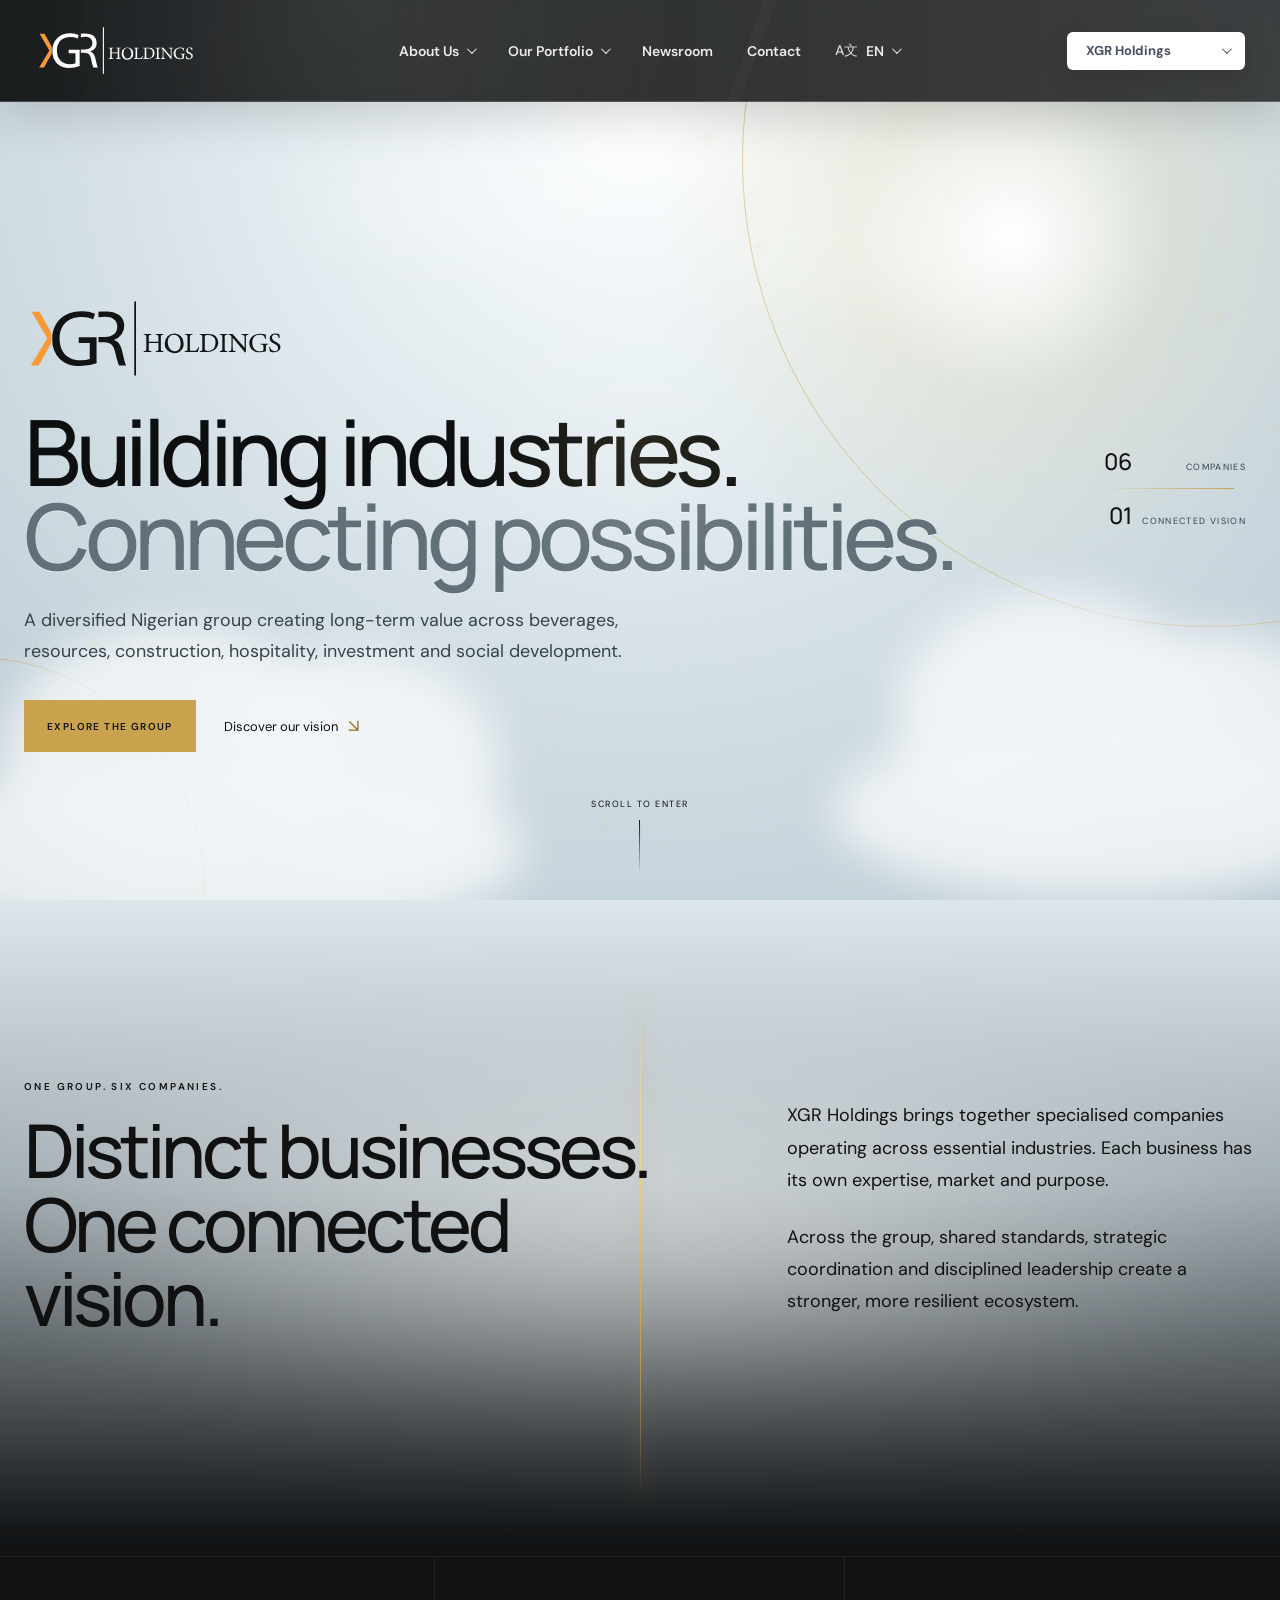
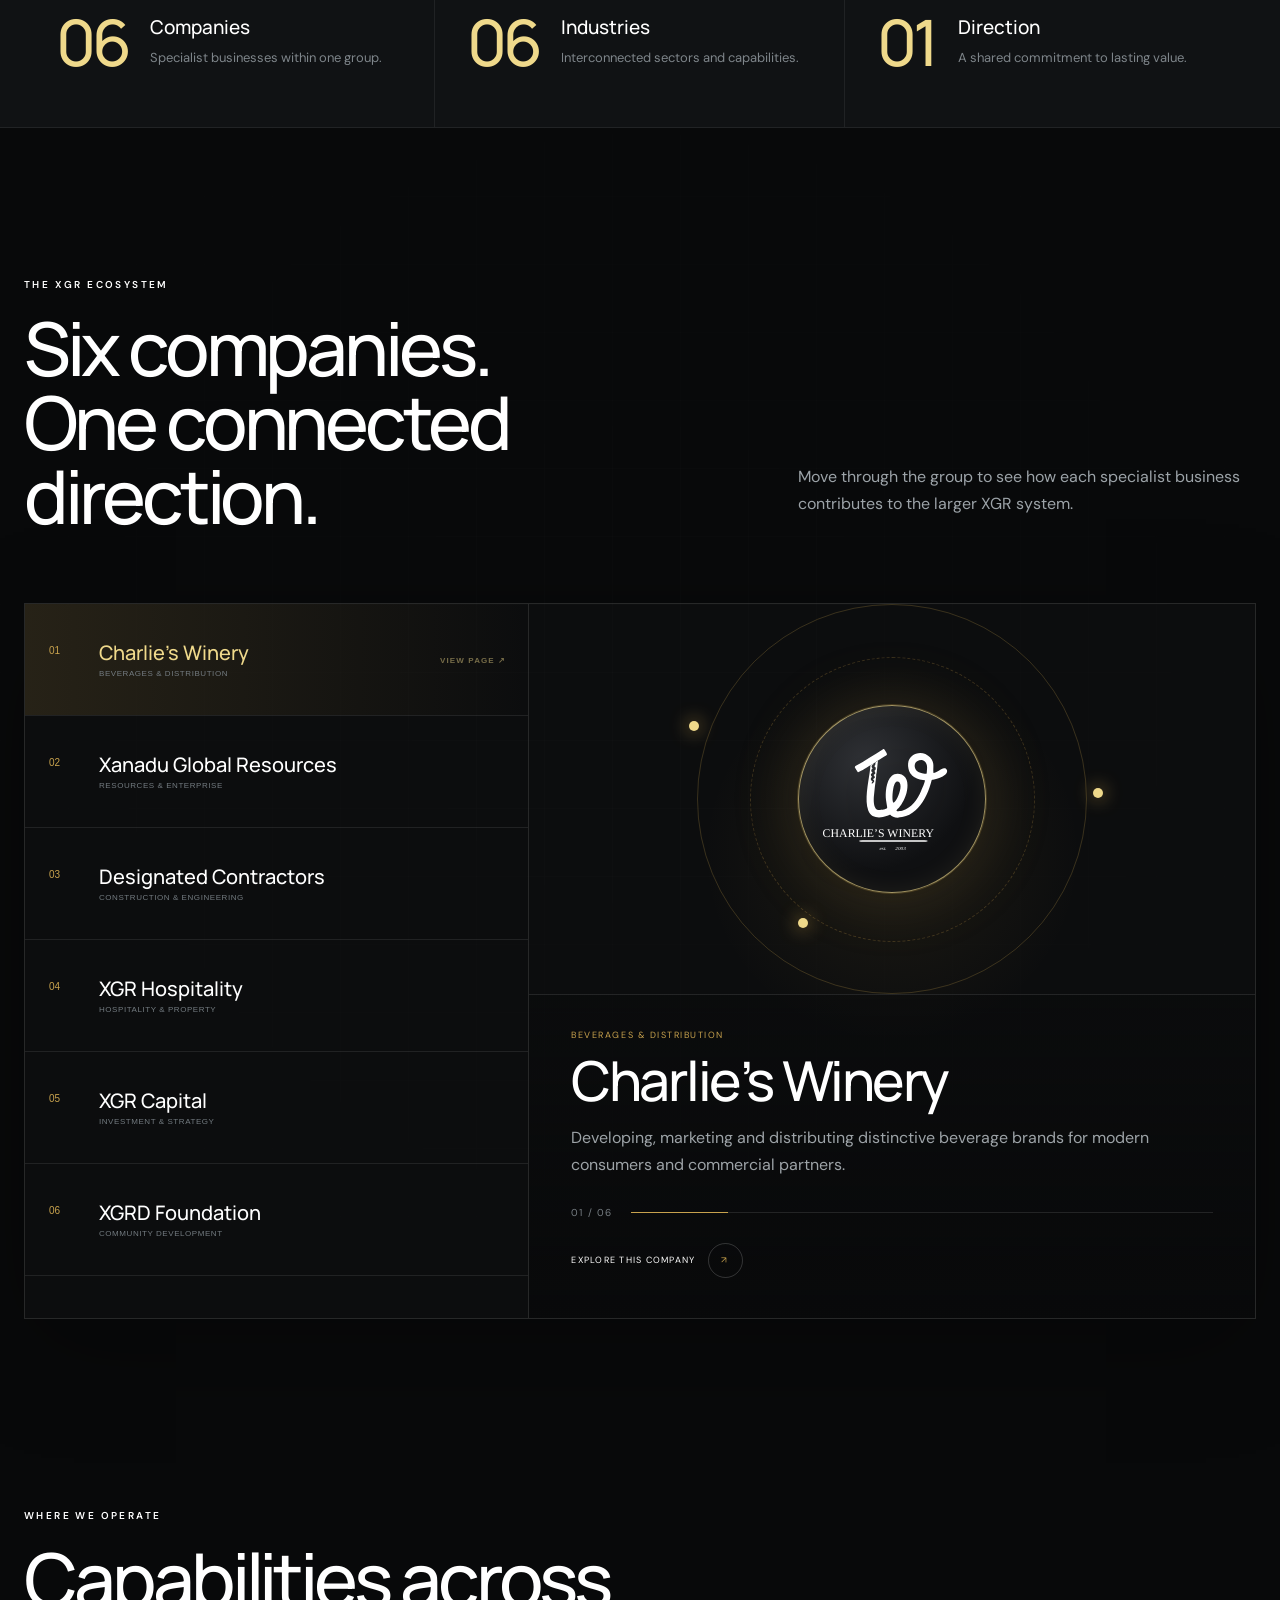
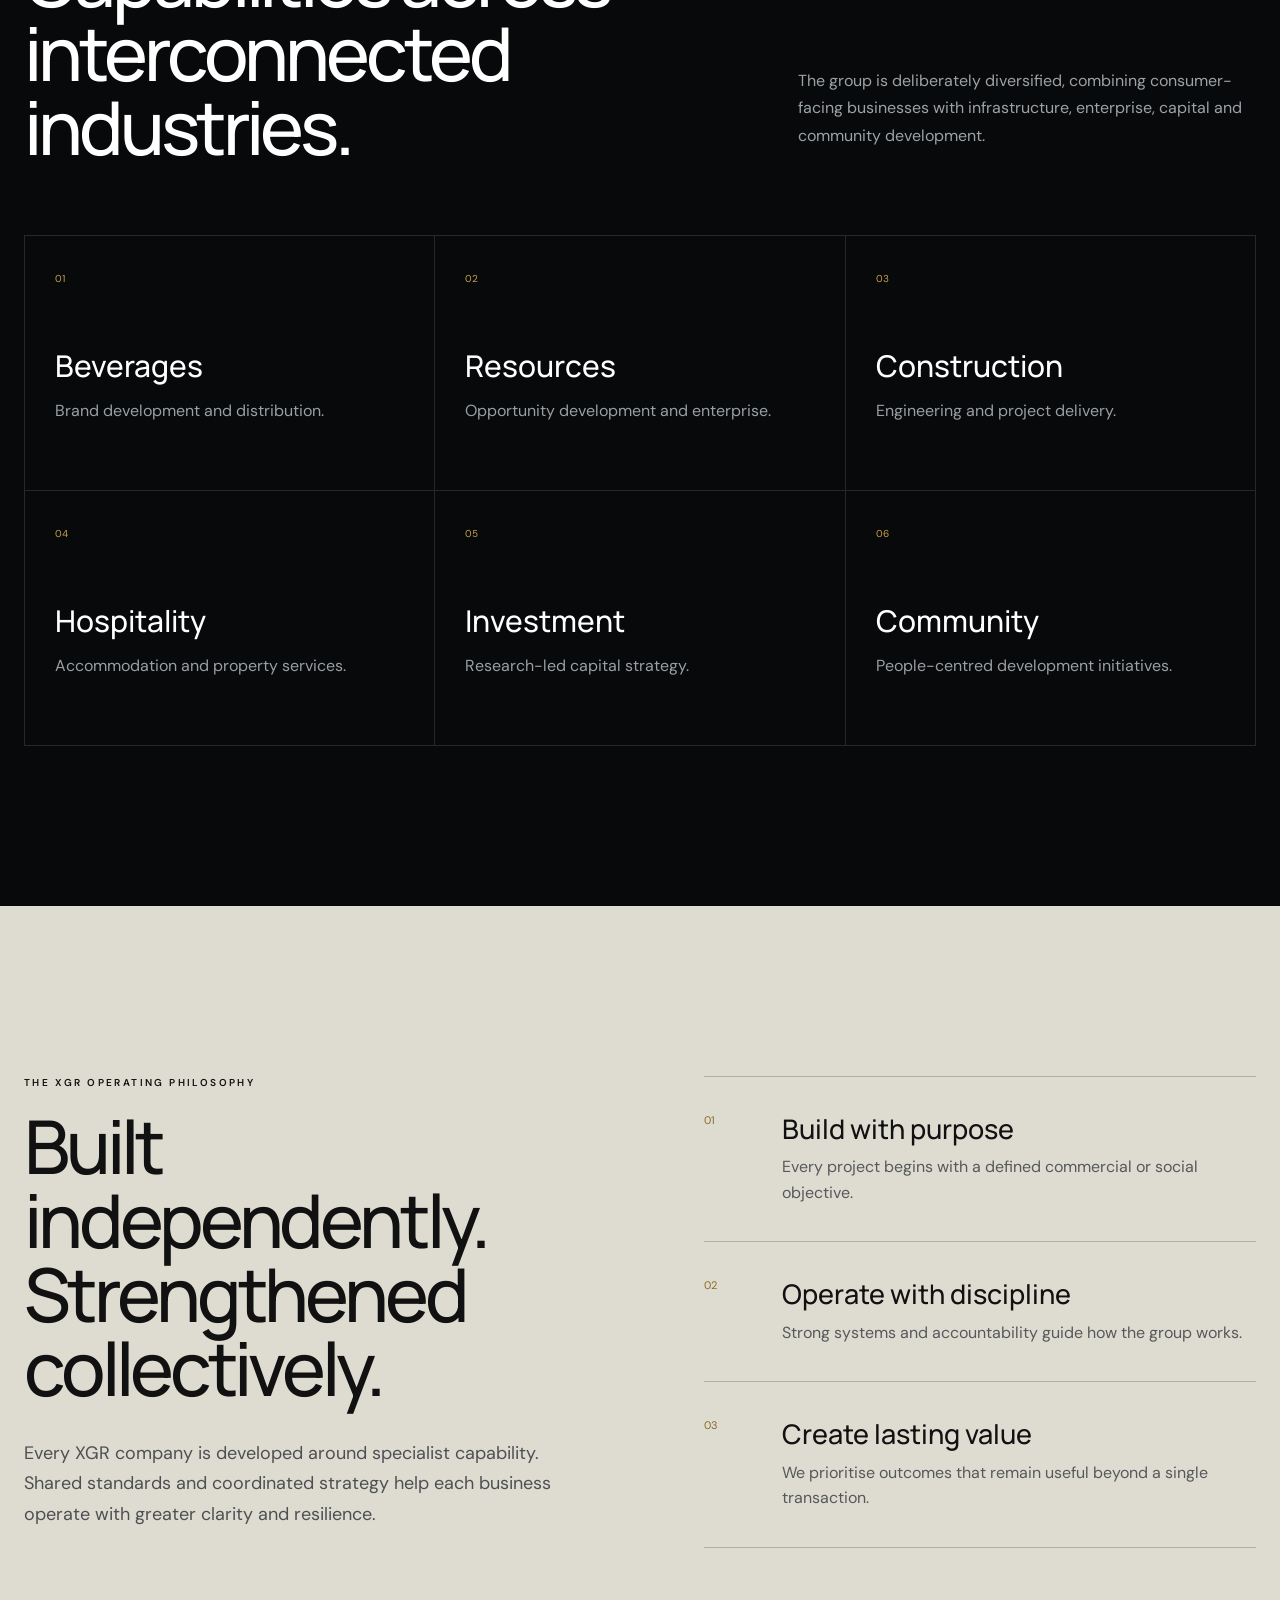
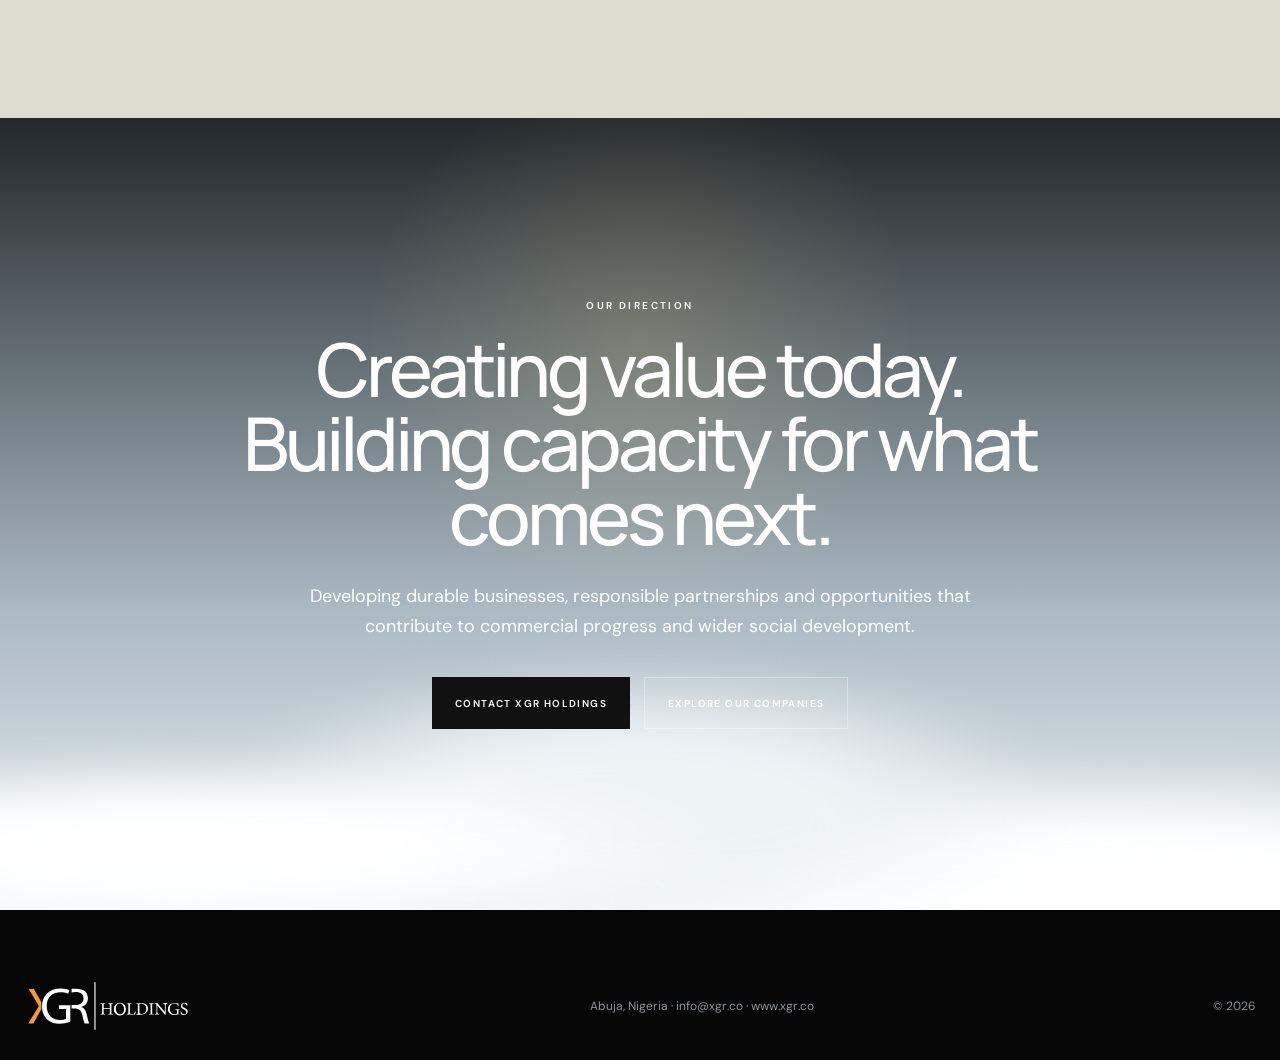
<file: index.html>
<!doctype html>
<html lang="en">
<head>
  <meta charset="utf-8">
  <meta name="viewport" content="width=device-width,initial-scale=1">
  <meta name="theme-color" content="#08090a">
  <title>XGR Holdings | Building Industries. Connecting Possibilities.</title>
  <meta name="description" content="XGR Holdings is a diversified Nigerian group creating long-term value across beverages, resources, construction, hospitality, investment and social development.">
  <link rel="preconnect" href="https://fonts.googleapis.com">
  <link rel="preconnect" href="https://fonts.gstatic.com" crossorigin>
  <link href="https://fonts.googleapis.com/css2?family=DM+Sans:wght@400;500;600&family=Manrope:wght@400;500;600&display=swap" rel="stylesheet">
  <link rel="stylesheet" href="styles.css">
  <link rel="stylesheet" href="global-nav.css">
</head>
<body class="with-global-header"><a class="skip-link" href="#main">Skip to content</a><div class="grain" aria-hidden="true"></div>
  <div class="cursor-glow" aria-hidden="true"></div>
  <div class="progress" id="progress" aria-hidden="true"></div>
  <header class="global-header" id="nav">
  <div class="global-header__inner">
    <a class="global-header__logo" href="#top" aria-label="XGR Holdings home"><img src="assets/xgr-holdings-light.svg" alt="XGR Holdings"></a>
    <nav class="global-header__nav" aria-label="Primary navigation">
      <details class="global-nav-dropdown"><summary>About Us <i class="global-chevron" aria-hidden="true"></i></summary><div class="global-dropdown-menu"><a href="#about" data-nav="about">About XGR</a><a href="#vision" data-nav="vision">Vision & Philosophy</a></div></details>
      <details class="global-nav-dropdown"><summary>Our Portfolio <i class="global-chevron" aria-hidden="true"></i></summary><div class="global-dropdown-menu"><a href="#companies" data-nav="companies">Our Companies</a><a href="#industries" data-nav="industries">Industries</a><a href="#model">How the Group Works</a></div></details>
      <a class="global-nav-link" href="https://xgrdemo.vercel.app/newsroom">Newsroom</a>
      <a class="global-nav-link" href="#contact" data-nav="contact">Contact</a>
      <details class="global-language"><summary><span class="global-language__icon" aria-hidden="true">A文</span><span>EN</span><i class="global-chevron" aria-hidden="true"></i></summary><div class="global-dropdown-menu"><span>English</span></div></details>
    </nav>
    <details class="company-selector"><summary><span>XGR Holdings</span><i class="global-chevron" aria-hidden="true"></i></summary><div class="global-dropdown-menu"><a href="#top" aria-current="page">XGR Holdings</a><a href="companies/charlies-winery/">Charlie’s Winery</a><a href="#companies">Xanadu Global Resources</a><a href="#companies">Designated Contractors</a><a href="#companies">XGR Hospitality</a><a href="#companies">XGR Capital</a><a href="#companies">XGRD Foundation</a></div></details>
    <details class="global-mobile-menu"><summary><span>MENU</span><i class="global-chevron" aria-hidden="true"></i></summary><div class="global-mobile-menu__panel"><a href="#about">About Us</a><a href="#companies">Our Portfolio</a><a href="https://xgrdemo.vercel.app/newsroom">Newsroom</a><a href="#contact">Contact</a><p class="global-mobile-current">Switch company</p><a href="#top" aria-current="page">XGR Holdings</a><a href="companies/charlies-winery/">Charlie’s Winery</a><a href="#companies">Xanadu Global Resources</a><a href="#companies">Designated Contractors</a><a href="#companies">XGR Hospitality</a><a href="#companies">XGR Capital</a><a href="#companies">XGRD Foundation</a></div></details>
  </div>
</header>
  <main id="main">
    <section class="hero" id="top" data-section="top">
      <div class="hero-sky" aria-hidden="true"><div class="sun-halo parallax" data-depth="0.025"></div><div class="gold-orbit gold-orbit-a parallax" data-depth="0.045"></div><div class="gold-orbit gold-orbit-b parallax" data-depth="-0.025"></div><div class="cloud cloud-left parallax" data-depth="-0.035"></div><div class="cloud cloud-right parallax" data-depth="0.028"></div><div class="cloud cloud-high cloud-high-a parallax" data-depth="0.014"></div><div class="cloud cloud-high cloud-high-b parallax" data-depth="-0.012"></div><div class="spark-field" id="sparkField"></div></div>
      <div class="hero-content shell"><img class="hero-brand-logo reveal" src="assets/xgr-holdings-dark.svg" alt="XGR Holdings"><h1 class="hero-title reveal"><span>Building industries.</span><span class="hero-title-secondary">Connecting possibilities.</span></h1><p class="hero-copy reveal">A diversified Nigerian group creating long-term value across beverages, resources, construction, hospitality, investment and social development.</p><div class="hero-actions reveal"><a class="button magnetic" href="#companies">Explore the group</a><a class="text-link" href="#about">Discover our vision <i>↘</i></a></div></div>
      <aside class="hero-index reveal" aria-label="Group summary"><strong>06</strong><span>Companies</span><i></i><strong>01</strong><span>Connected vision</span></aside>
      <a class="scroll-cue" href="#about" aria-label="Scroll to discover"><span>Scroll to enter</span><i></i></a>
    </section>
    <section class="intro" id="about" data-section="about"><div class="gold-thread" aria-hidden="true"></div><div class="shell intro-grid"><div class="reveal"><div class="eyebrow">ONE GROUP. SIX COMPANIES.</div><h2>Distinct businesses.<br>One connected vision.</h2></div><div class="intro-copy reveal"><p>XGR Holdings brings together specialised companies operating across essential industries. Each business has its own expertise, market and purpose.</p><p>Across the group, shared standards, strategic coordination and disciplined leadership create a stronger, more resilient ecosystem.</p></div></div></section><section class="metrics" aria-label="Group overview"><div class="shell metrics-grid">
  <article class="metric reveal"><span class="metric-number" data-count="6">00</span><div><strong>Companies</strong><p>Specialist businesses within one group.</p></div></article>
  <article class="metric reveal"><span class="metric-number" data-count="6">00</span><div><strong>Industries</strong><p>Interconnected sectors and capabilities.</p></div></article>
  <article class="metric reveal"><span class="metric-number" data-count="1">00</span><div><strong>Direction</strong><p>A shared commitment to lasting value.</p></div></article>
</div></section>
    <section class="dark ecosystem" id="companies" data-section="companies"><div class="ambient-grid" aria-hidden="true"></div><div class="shell">
  <div class="section-head split reveal"><div><div class="eyebrow">THE XGR ECOSYSTEM</div><h2>Six companies.<br>One connected direction.</h2></div><p>Move through the group to see how each specialist business contributes to the larger XGR system.</p></div>
  <div class="company-console reveal" id="companyConsole">
    <div class="company-tabs" role="tablist" aria-label="XGR companies">
      <button class="company-tab is-active" type="button" role="tab" aria-selected="true" data-index="0" data-page="companies/charlies-winery/" aria-label="Open Charlie’s Winery page"><span>01</span><strong>Charlie’s Winery</strong><small>Beverages & Distribution</small></button>
      <button class="company-tab" type="button" role="tab" aria-selected="false" data-index="1"><span>02</span><strong>Xanadu Global Resources</strong><small>Resources & Enterprise</small></button>
      <button class="company-tab" type="button" role="tab" aria-selected="false" data-index="2"><span>03</span><strong>Designated Contractors</strong><small>Construction & Engineering</small></button>
      <button class="company-tab" type="button" role="tab" aria-selected="false" data-index="3"><span>04</span><strong>XGR Hospitality</strong><small>Hospitality & Property</small></button>
      <button class="company-tab" type="button" role="tab" aria-selected="false" data-index="4"><span>05</span><strong>XGR Capital</strong><small>Investment & Strategy</small></button>
      <button class="company-tab" type="button" role="tab" aria-selected="false" data-index="5"><span>06</span><strong>XGRD Foundation</strong><small>Community Development</small></button>
    </div>
    <article class="company-stage" role="tabpanel" aria-live="polite">
      <div class="stage-visual" aria-hidden="true"><div class="stage-orbit orbit-outer"></div><div class="stage-orbit orbit-middle"></div><div class="stage-orbit orbit-inner"></div><div class="stage-core has-logo" id="stageCore"><img class="stage-logo" id="stageLogo" src="companies/charlies-winery/logo-light.svg" alt=""><span id="stageMonogram">CW</span></div><i class="stage-node node-one"></i><i class="stage-node node-two"></i><i class="stage-node node-three"></i></div>
      <div class="stage-content"><p class="stage-industry" id="stageIndustry">BEVERAGES & DISTRIBUTION</p><h3 id="stageTitle">Charlie’s Winery</h3><p id="stageDescription">Developing, marketing and distributing distinctive beverage brands for modern consumers and commercial partners.</p><div class="stage-meta"><span id="stageCounter">01 / 06</span><i><b id="stageProgress"></b></i></div><a class="stage-link" id="stageLink" href="companies/charlies-winery/">Explore this company <span>↗</span></a></div>
    </article>
  </div>
</div></section>
    <section class="dark industries" id="industries" data-section="industries"><div class="shell"><div class="section-head split reveal"><div><div class="eyebrow">WHERE WE OPERATE</div><h2>Capabilities across interconnected industries.</h2></div><p>The group is deliberately diversified, combining consumer-facing businesses with infrastructure, enterprise, capital and community development.</p></div><div class="industry-grid"><article class="industry-card reveal"><i>01</i><h3>Beverages</h3><p>Brand development and distribution.</p><b></b></article><article class="industry-card reveal"><i>02</i><h3>Resources</h3><p>Opportunity development and enterprise.</p><b></b></article><article class="industry-card reveal"><i>03</i><h3>Construction</h3><p>Engineering and project delivery.</p><b></b></article><article class="industry-card reveal"><i>04</i><h3>Hospitality</h3><p>Accommodation and property services.</p><b></b></article><article class="industry-card reveal"><i>05</i><h3>Investment</h3><p>Research-led capital strategy.</p><b></b></article><article class="industry-card reveal"><i>06</i><h3>Community</h3><p>People-centred development initiatives.</p><b></b></article></div></div></section>
    <section class="philosophy" id="vision" data-section="vision"><div class="shell philosophy-grid"><div class="reveal"><div class="eyebrow">THE XGR OPERATING PHILOSOPHY</div><h2>Built independently.<br>Strengthened collectively.</h2><p>Every XGR company is developed around specialist capability. Shared standards and coordinated strategy help each business operate with greater clarity and resilience.</p></div><div class="principles"><article class="reveal"><span>01</span><div><h3>Build with purpose</h3><p>Every project begins with a defined commercial or social objective.</p></div></article><article class="reveal"><span>02</span><div><h3>Operate with discipline</h3><p>Strong systems and accountability guide how the group works.</p></div></article><article class="reveal"><span>03</span><div><h3>Create lasting value</h3><p>We prioritise outcomes that remain useful beyond a single transaction.</p></div></article></div></div></section>
    <section class="vision-final" id="contact" data-section="contact"><div class="vision-clouds" aria-hidden="true"></div><div class="shell reveal"><div class="eyebrow">OUR DIRECTION</div><h2>Creating value today.<br>Building capacity for what comes next.</h2><p>Developing durable businesses, responsible partnerships and opportunities that contribute to commercial progress and wider social development.</p><div class="closing-actions"><a class="button button-dark magnetic" href="mailto:info@xgr.co">Contact XGR Holdings</a><a class="button button-ghost magnetic" href="#companies">Explore our companies</a></div></div></section>
  </main>
  <footer><div class="shell footer-grid"><a class="footer-brand" href="#top" aria-label="XGR Holdings home"><img src="assets/xgr-holdings-light.svg" alt="XGR Holdings"></a><span>Abuja, Nigeria · info@xgr.co · www.xgr.co</span><span>© 2026</span></div></footer>
  <script src="global-nav.js"></script>
  <script src="script.js"></script>
</body>
</html>
</file>
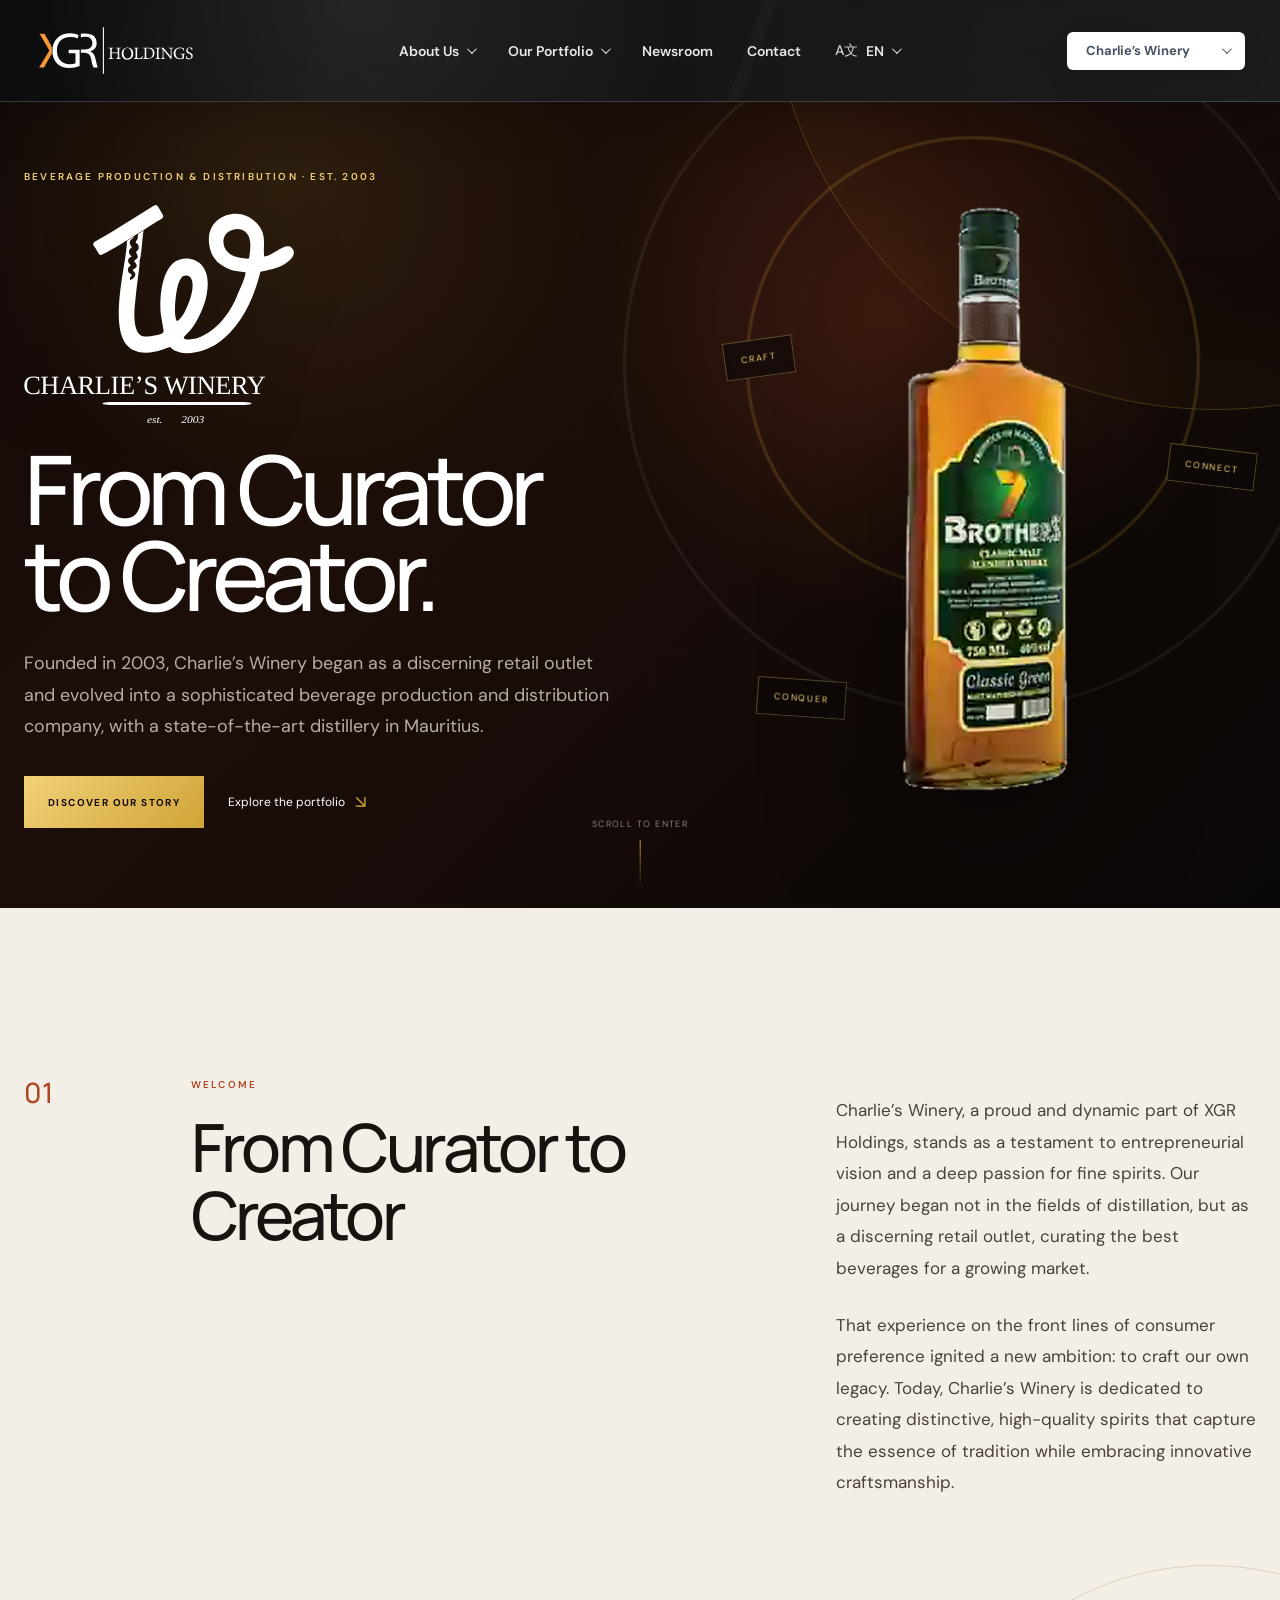
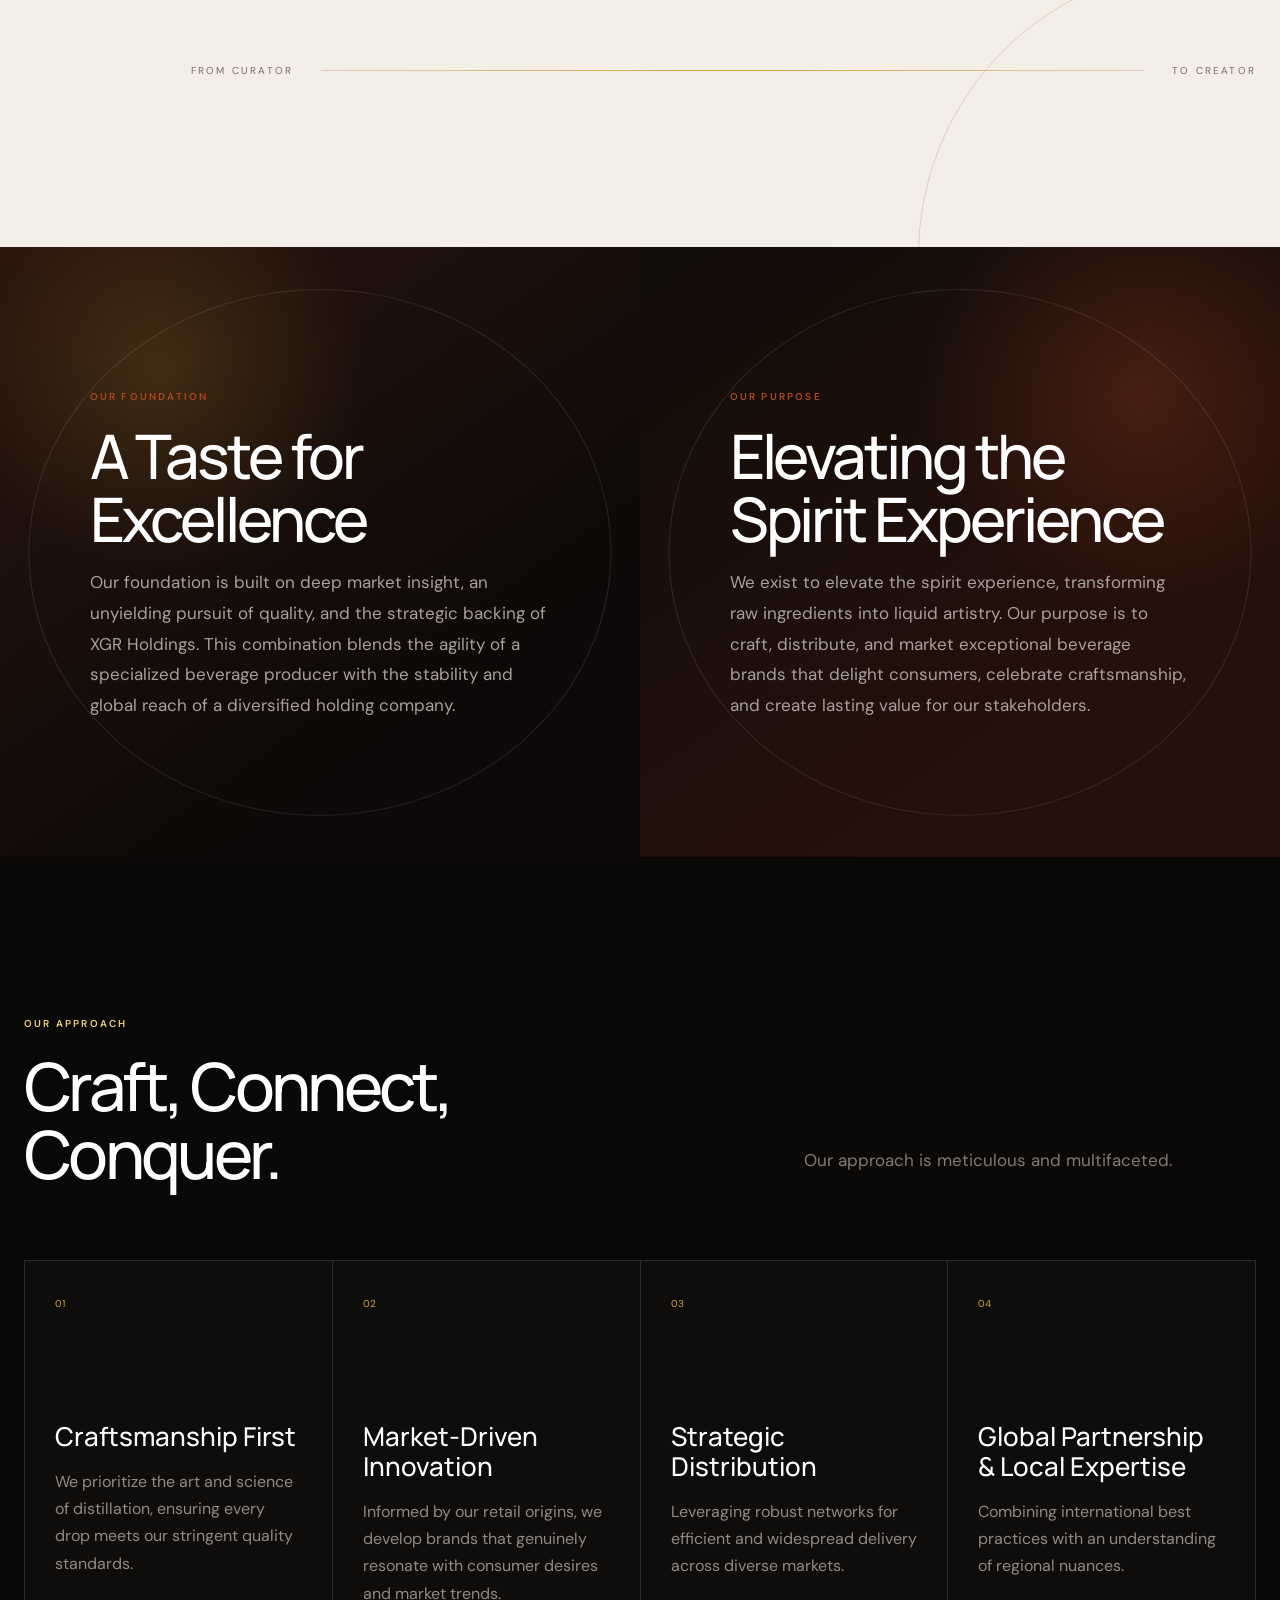
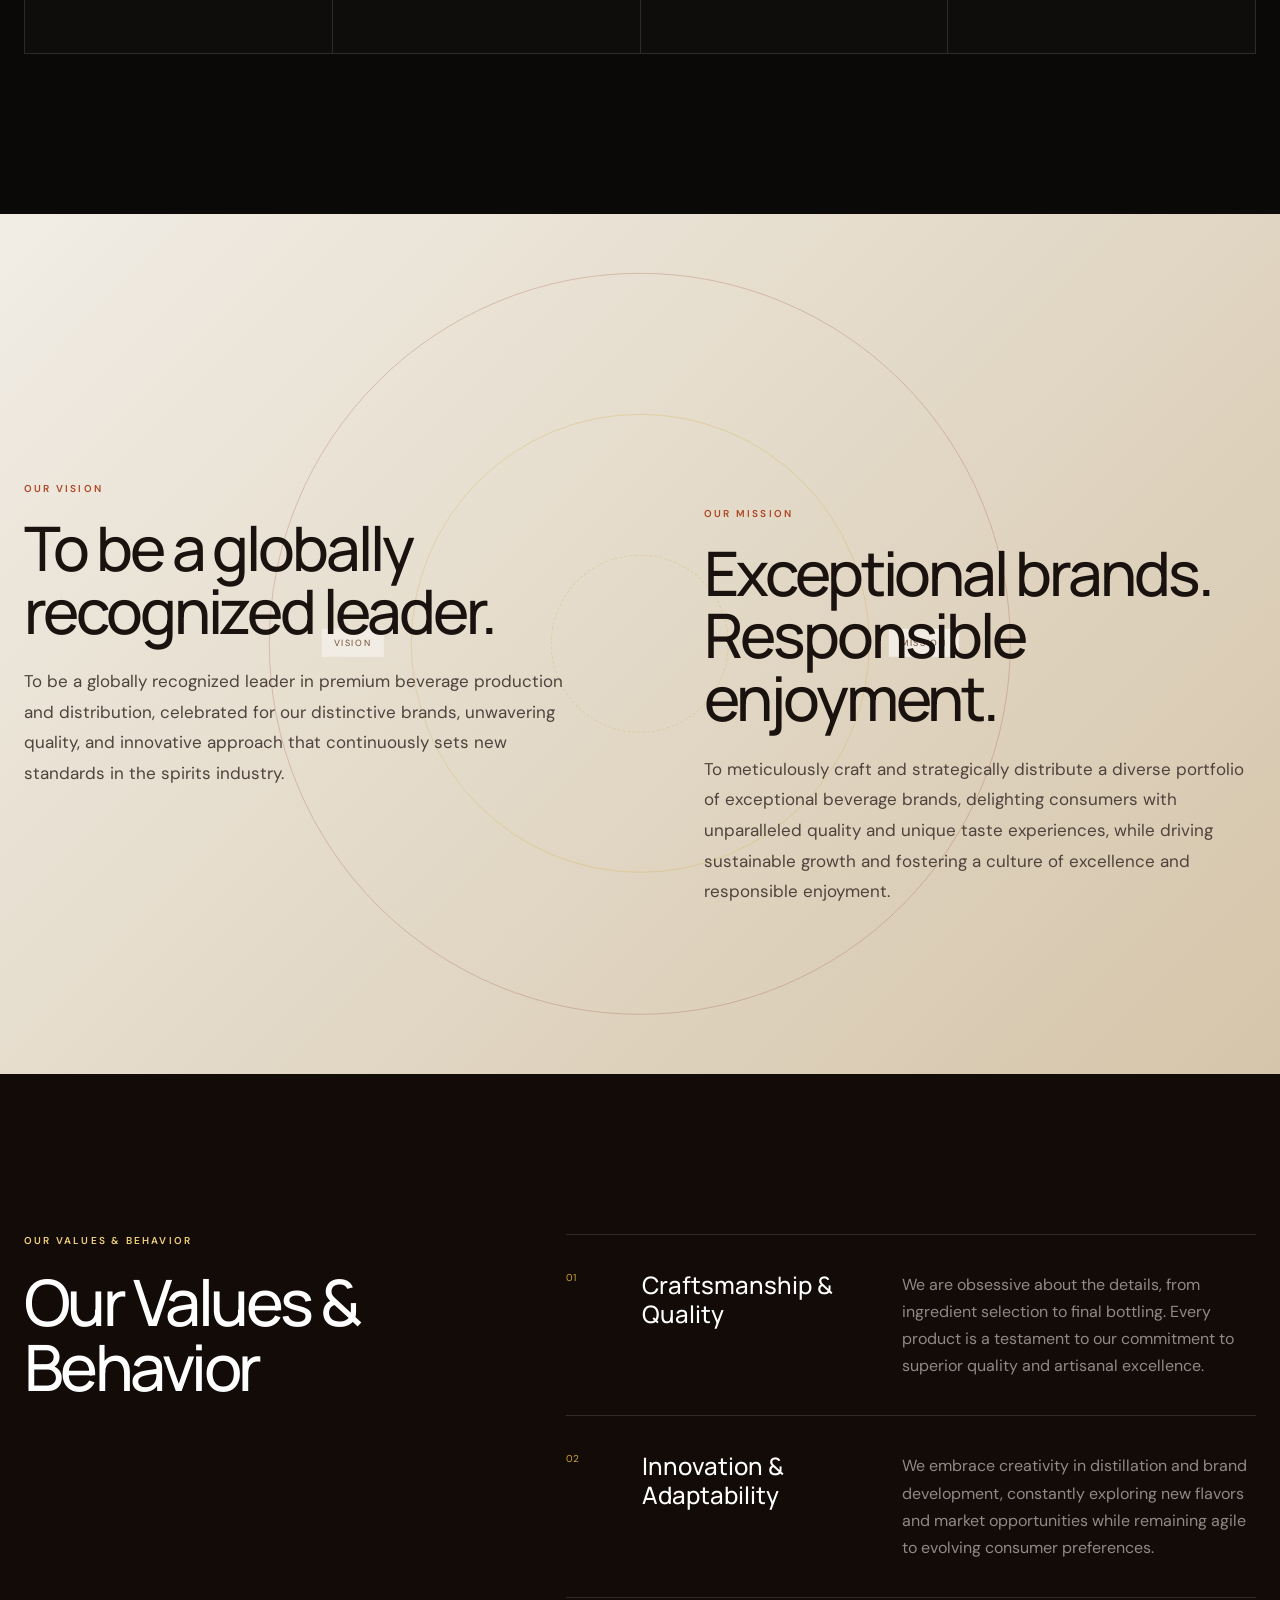
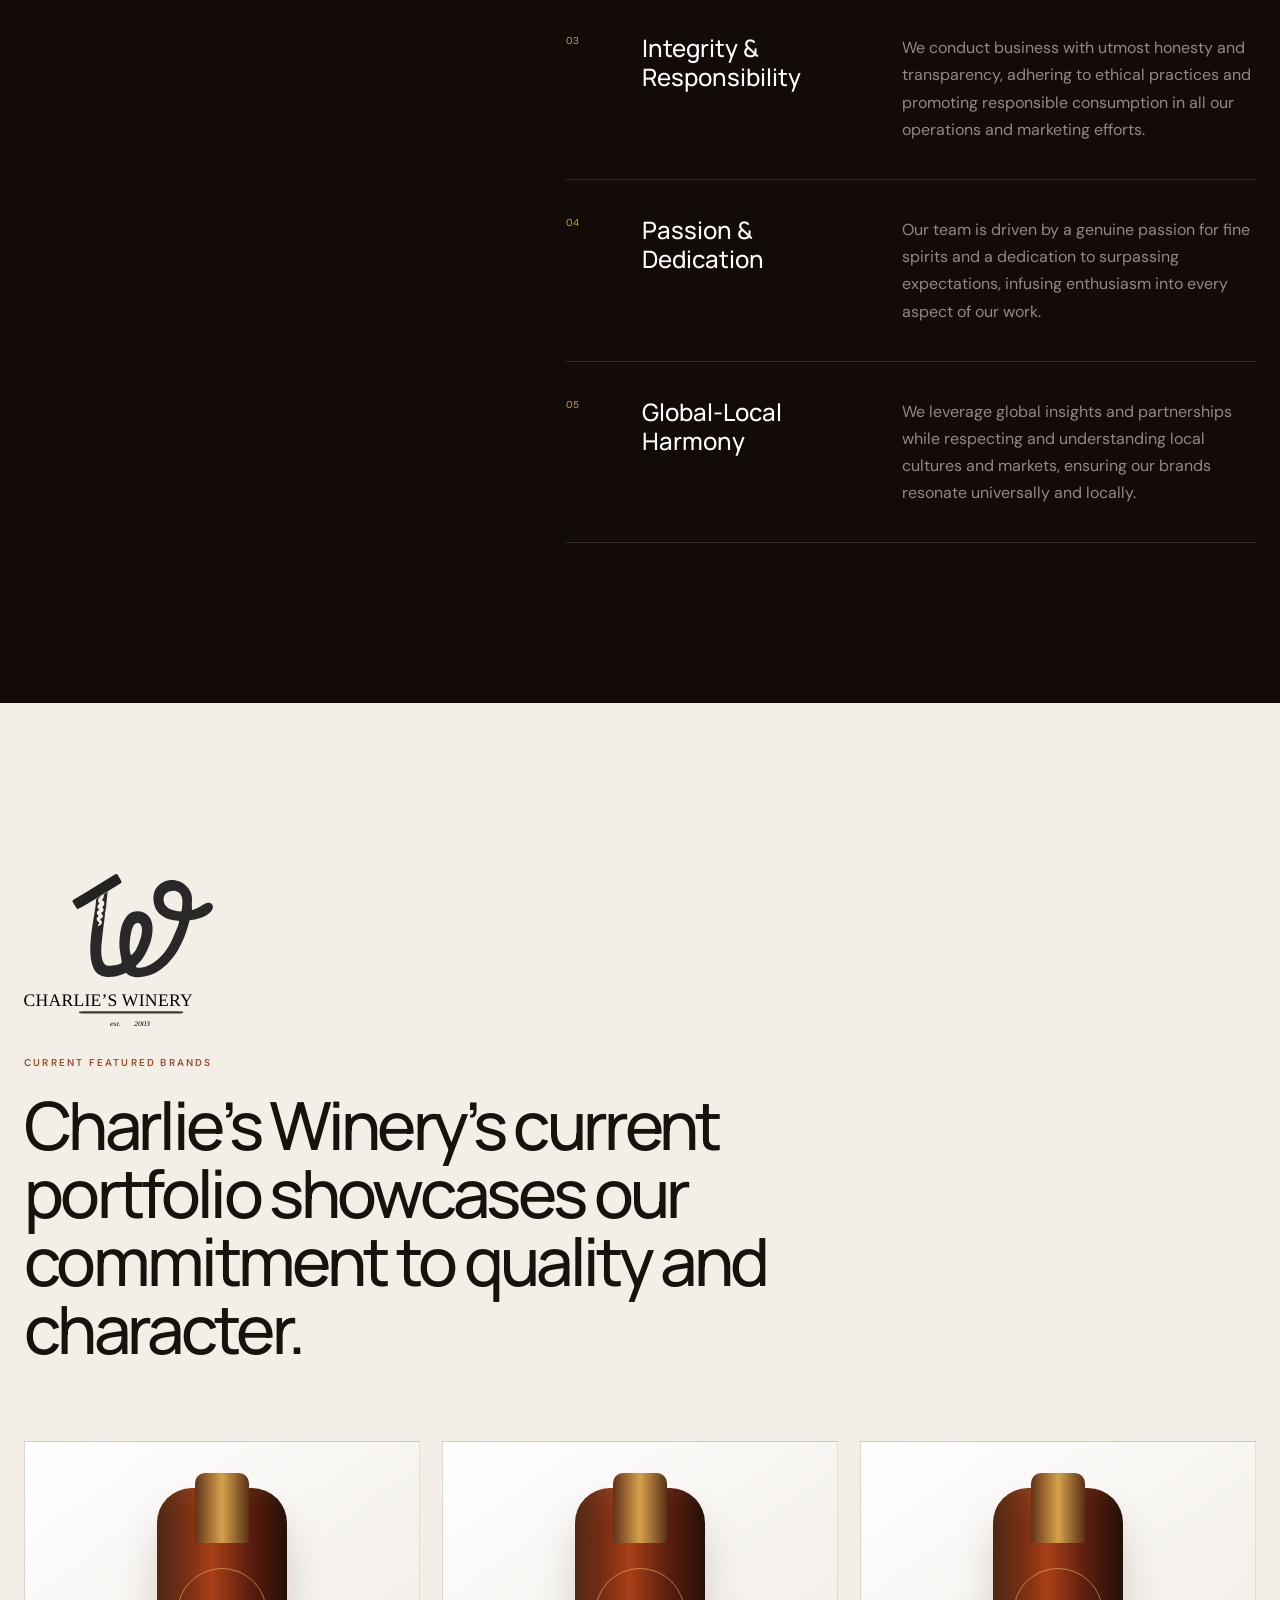
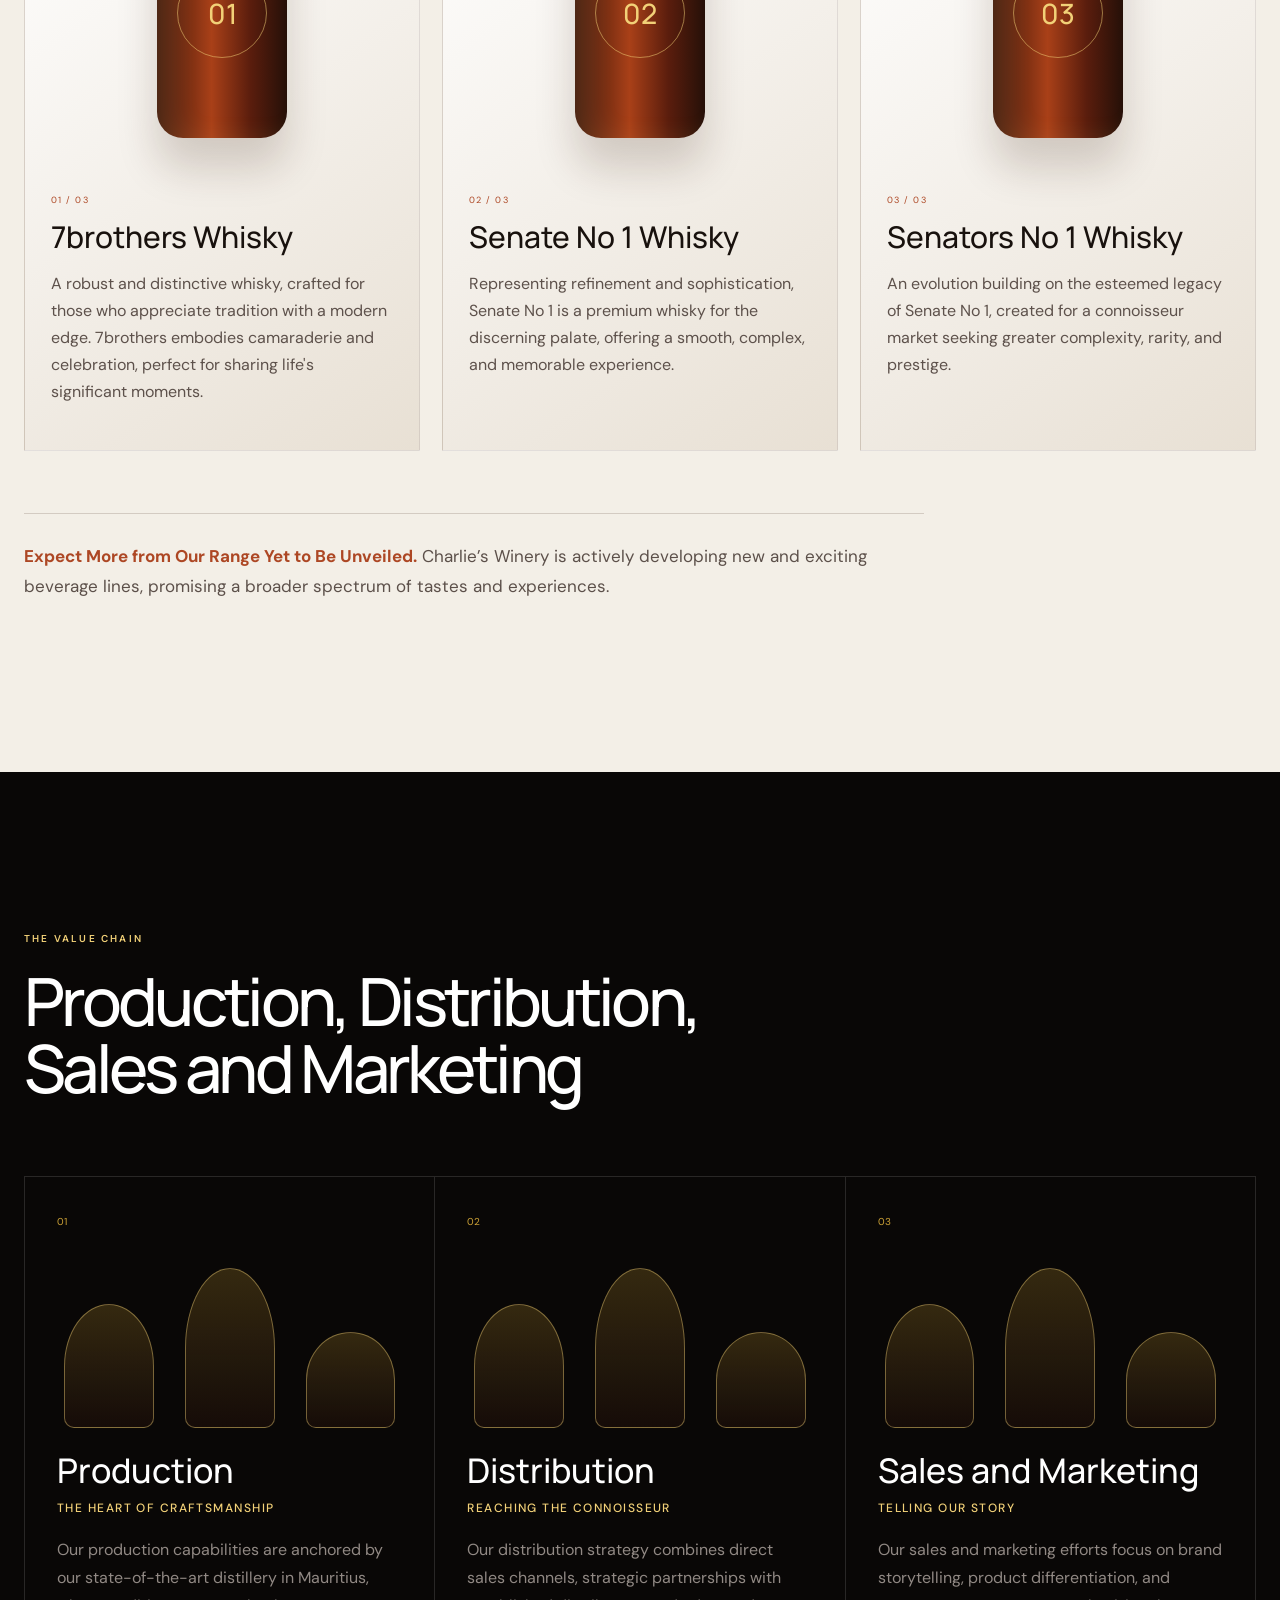
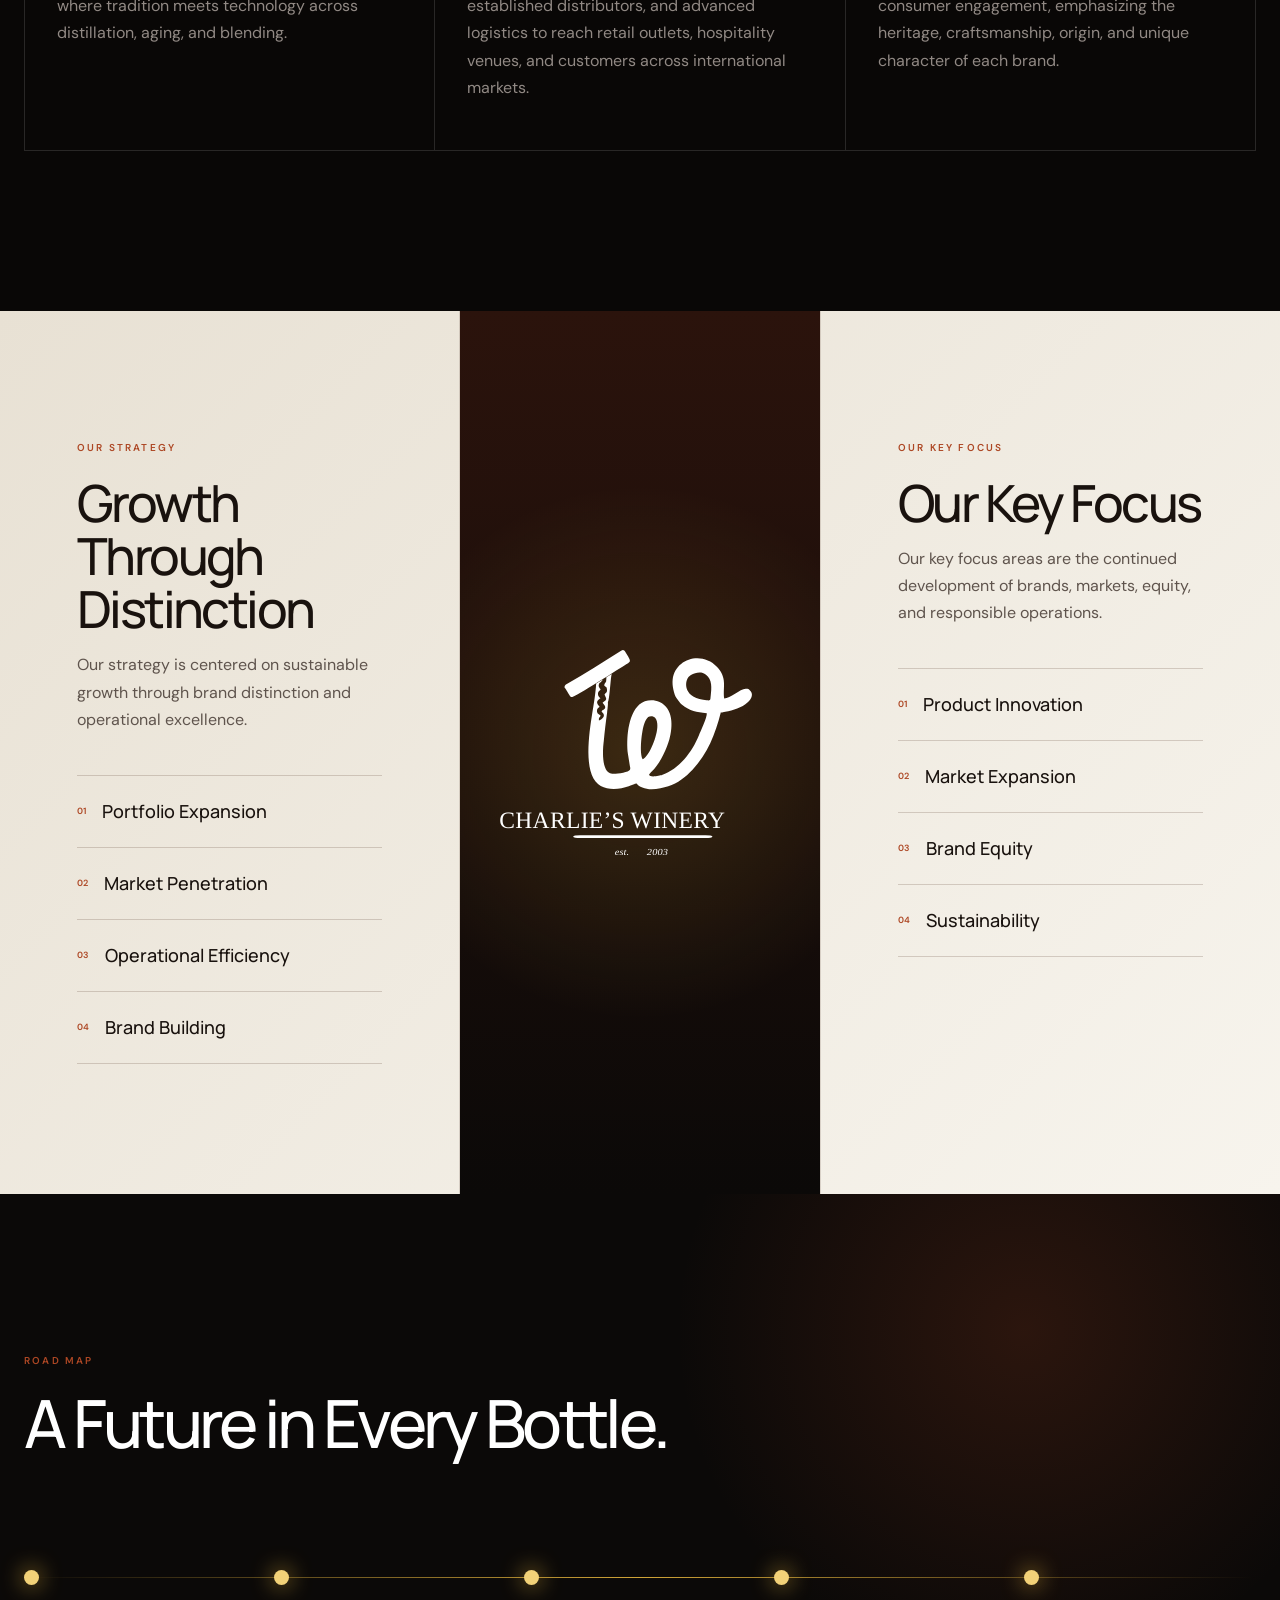
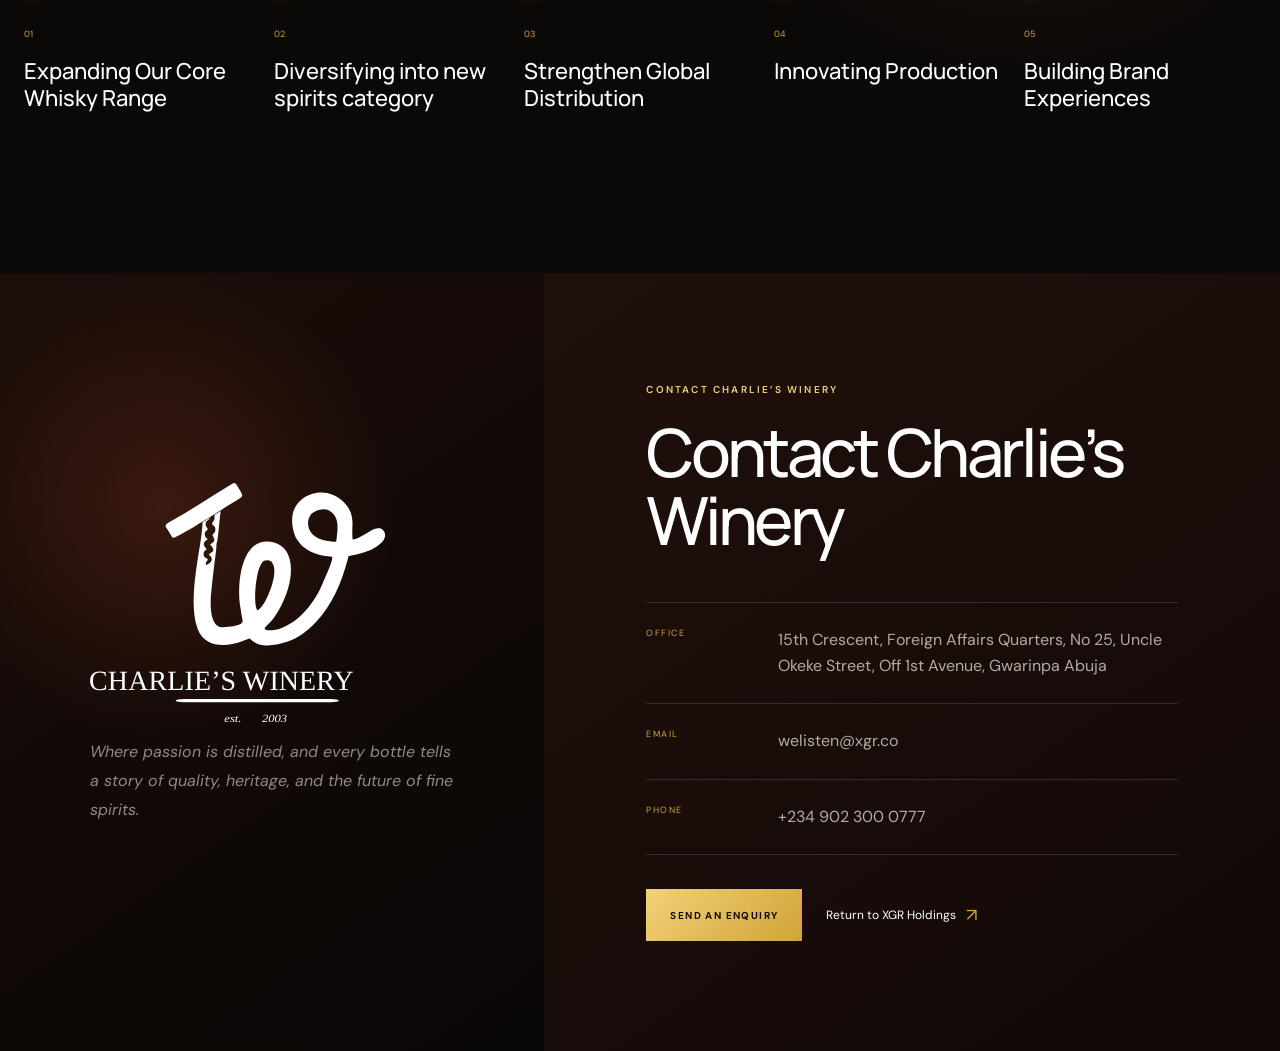
<file: companies/charlies-winery/index.html>
<!doctype html><html lang="en"><head><meta charset="utf-8"><meta name="viewport" content="width=device-width,initial-scale=1"><title>Charlie’s Winery | XGR Holdings</title><meta name="description" content="Founded in 2003, Charlie’s Winery is a beverage production and distribution company within XGR Holdings, with a distillery in Mauritius."><link rel="preconnect" href="https://fonts.googleapis.com"><link rel="preconnect" href="https://fonts.gstatic.com" crossorigin><link href="https://fonts.googleapis.com/css2?family=DM+Sans:wght@400;500;600&family=Manrope:wght@400;500;600&display=swap" rel="stylesheet"><link rel="stylesheet" href="styles.css"><link rel="stylesheet" href="../../global-nav.css"></head><body class="with-global-header"><main class="page"><a class="skipLink" href="#charlies-main">Skip to main content</a><header class="global-header" id="nav">
  <div class="global-header__inner">
    <a class="global-header__logo" href="../../" aria-label="XGR Holdings home"><img src="../../assets/xgr-holdings-light.svg" alt="XGR Holdings"></a>
    <nav class="global-header__nav" aria-label="Primary navigation">
      <details class="global-nav-dropdown"><summary>About Us <i class="global-chevron" aria-hidden="true"></i></summary><div class="global-dropdown-menu"><a href="../../#about" data-nav="about">About XGR</a><a href="../../#vision" data-nav="vision">Vision & Philosophy</a></div></details>
      <details class="global-nav-dropdown"><summary>Our Portfolio <i class="global-chevron" aria-hidden="true"></i></summary><div class="global-dropdown-menu"><a href="../../#companies" data-nav="companies">Our Companies</a><a href="../../#industries" data-nav="industries">Industries</a><a href="../../#model">How the Group Works</a></div></details>
      <a class="global-nav-link" href="https://xgrdemo.vercel.app/newsroom">Newsroom</a>
      <a class="global-nav-link" href="#contact" data-nav="contact">Contact</a>
      <details class="global-language"><summary><span class="global-language__icon" aria-hidden="true">A文</span><span>EN</span><i class="global-chevron" aria-hidden="true"></i></summary><div class="global-dropdown-menu"><span>English</span></div></details>
    </nav>
    <details class="company-selector"><summary><span>Charlie’s Winery</span><i class="global-chevron" aria-hidden="true"></i></summary><div class="global-dropdown-menu"><a href="../../">XGR Holdings</a><a href="#charlies-main" aria-current="page">Charlie’s Winery</a><a href="../../#companies">Xanadu Global Resources</a><a href="../../#companies">Designated Contractors</a><a href="../../#companies">XGR Hospitality</a><a href="../../#companies">XGR Capital</a><a href="../../#companies">XGRD Foundation</a></div></details>
    <details class="global-mobile-menu"><summary><span>MENU</span><i class="global-chevron" aria-hidden="true"></i></summary><div class="global-mobile-menu__panel"><a href="../../#about">About Us</a><a href="../../#companies">Our Portfolio</a><a href="https://xgrdemo.vercel.app/newsroom">Newsroom</a><a href="#contact">Contact</a><p class="global-mobile-current">Switch company</p><a href="../../">XGR Holdings</a><a href="#charlies-main" aria-current="page">Charlie’s Winery</a><a href="../../#companies">Xanadu Global Resources</a><a href="../../#companies">Designated Contractors</a><a href="../../#companies">XGR Hospitality</a><a href="../../#companies">XGR Capital</a><a href="../../#companies">XGRD Foundation</a></div></details>
  </div>
</header><div id="charlies-main">
<section class="hero"><div class="heroGlow" aria-hidden="true"></div><div class="heroLines" aria-hidden="true"></div><div class="heroInner"><div class="heroCopy"><p class="kicker">BEVERAGE PRODUCTION & DISTRIBUTION · EST. 2003</p><img class="heroLogo" src="logo-light.svg" alt="Charlie’s Winery, established 2003"><h1>From Curator<br>to Creator.</h1><p>Founded in 2003, Charlie’s Winery began as a discerning retail outlet and evolved into a sophisticated beverage production and distribution company, with a state-of-the-art distillery in Mauritius.</p><div class="heroActions"><a class="primaryButton" href="#story">Discover our story</a><a class="secondaryLink" href="#portfolio">Explore the portfolio <span>↘</span></a></div></div><div class="heroVisual" aria-hidden="true"><img class="heroBottleReal" src="seven-brothers-bottle-sharp.webp" alt=""><span class="heroTag heroTagOne">CRAFT</span><span class="heroTag heroTagTwo">CONNECT</span><span class="heroTag heroTagThree">CONQUER</span></div></div><a class="scrollCue" href="#story">Scroll to enter <i></i></a></section>
<section class="story" id="story"><div class="sectionNumber">01</div><div class="storyHeading"><p class="eyebrow">WELCOME</p><h2>From Curator to Creator</h2></div><div class="storyBody"><p>Charlie’s Winery, a proud and dynamic part of XGR Holdings, stands as a testament to entrepreneurial vision and a deep passion for fine spirits. Our journey began not in the fields of distillation, but as a discerning retail outlet, curating the best beverages for a growing market.</p><p>That experience on the front lines of consumer preference ignited a new ambition: to craft our own legacy. Today, Charlie’s Winery is dedicated to creating distinctive, high-quality spirits that capture the essence of tradition while embracing innovative craftsmanship.</p></div><div class="storyStatement"><span>FROM CURATOR</span><i aria-hidden="true"></i><span>TO CREATOR</span></div></section>
<section class="foundation"><article><p class="eyebrow">OUR FOUNDATION</p><h2>A Taste for Excellence</h2><p>Our foundation is built on deep market insight, an unyielding pursuit of quality, and the strategic backing of XGR Holdings. This combination blends the agility of a specialized beverage producer with the stability and global reach of a diversified holding company.</p></article><article><p class="eyebrow">OUR PURPOSE</p><h2>Elevating the Spirit Experience</h2><p>We exist to elevate the spirit experience, transforming raw ingredients into liquid artistry. Our purpose is to craft, distribute, and market exceptional beverage brands that delight consumers, celebrate craftsmanship, and create lasting value for our stakeholders.</p></article></section>
<section class="approach" id="approach"><div class="approachHeader"><div><p class="eyebrow">OUR APPROACH</p><h2>Craft, Connect, Conquer.</h2></div><p>Our approach is meticulous and multifaceted.</p></div><div class="approachGrid"><article><span>01</span><h3>Craftsmanship First</h3><p>We prioritize the art and science of distillation, ensuring every drop meets our stringent quality standards.</p></article><article><span>02</span><h3>Market-Driven Innovation</h3><p>Informed by our retail origins, we develop brands that genuinely resonate with consumer desires and market trends.</p></article><article><span>03</span><h3>Strategic Distribution</h3><p>Leveraging robust networks for efficient and widespread delivery across diverse markets.</p></article><article><span>04</span><h3>Global Partnership &amp; Local Expertise</h3><p>Combining international best practices with an understanding of regional nuances.</p></article></div></section>
<section class="direction"><div class="directionOrbit" aria-hidden="true"><span>VISION</span><span>MISSION</span></div><article><p class="eyebrow">OUR VISION</p><h2>To be a globally recognized leader.</h2><p>To be a globally recognized leader in premium beverage production and distribution, celebrated for our distinctive brands, unwavering quality, and innovative approach that continuously sets new standards in the spirits industry.</p></article><article><p class="eyebrow">OUR MISSION</p><h2>Exceptional brands. Responsible enjoyment.</h2><p>To meticulously craft and strategically distribute a diverse portfolio of exceptional beverage brands, delighting consumers with unparalleled quality and unique taste experiences, while driving sustainable growth and fostering a culture of excellence and responsible enjoyment.</p></article></section>
<section class="values"><div class="valuesHeading"><p class="eyebrow">OUR VALUES & BEHAVIOR</p><h2>Our Values & Behavior</h2></div><div class="valuesList"><article><span>01</span><h3>Craftsmanship &amp; Quality</h3><p>We are obsessive about the details, from ingredient selection to final bottling. Every product is a testament to our commitment to superior quality and artisanal excellence.</p></article><article><span>02</span><h3>Innovation &amp; Adaptability</h3><p>We embrace creativity in distillation and brand development, constantly exploring new flavors and market opportunities while remaining agile to evolving consumer preferences.</p></article><article><span>03</span><h3>Integrity &amp; Responsibility</h3><p>We conduct business with utmost honesty and transparency, adhering to ethical practices and promoting responsible consumption in all our operations and marketing efforts.</p></article><article><span>04</span><h3>Passion &amp; Dedication</h3><p>Our team is driven by a genuine passion for fine spirits and a dedication to surpassing expectations, infusing enthusiasm into every aspect of our work.</p></article><article><span>05</span><h3>Global-Local Harmony</h3><p>We leverage global insights and partnerships while respecting and understanding local cultures and markets, ensuring our brands resonate universally and locally.</p></article></div></section>
<section class="portfolio" id="portfolio"><div class="portfolioHeader"><img class="portfolioLogo" src="logo-dark.svg" alt="Charlie’s Winery"><p class="eyebrow">CURRENT FEATURED BRANDS</p><h2>Charlie’s Winery’s current portfolio showcases our commitment to quality and character.</h2></div><div class="brandGrid"><article><div class="brandBottle" aria-hidden="true"><span>01</span></div><p>01 / 03</p><h3>7brothers Whisky</h3><p>A robust and distinctive whisky, crafted for those who appreciate tradition with a modern edge. 7brothers embodies camaraderie and celebration, perfect for sharing life&#x27;s significant moments.</p></article><article><div class="brandBottle" aria-hidden="true"><span>02</span></div><p>02 / 03</p><h3>Senate No 1 Whisky</h3><p>Representing refinement and sophistication, Senate No 1 is a premium whisky for the discerning palate, offering a smooth, complex, and memorable experience.</p></article><article><div class="brandBottle" aria-hidden="true"><span>03</span></div><p>03 / 03</p><h3>Senators No 1 Whisky</h3><p>An evolution building on the esteemed legacy of Senate No 1, created for a connoisseur market seeking greater complexity, rarity, and prestige.</p></article></div><p class="portfolioNote"><strong>Expect More from Our Range Yet to Be Unveiled.</strong> Charlie’s Winery is actively developing new and exciting beverage lines, promising a broader spectrum of tastes and experiences.</p></section>
<section class="capabilities" id="capabilities"><div class="capabilitiesHeading"><p class="eyebrow">THE VALUE CHAIN</p><h2>Production, Distribution, Sales and Marketing</h2></div><div class="capabilityGrid"><article><span>01</span><div class="capabilityGlyph" aria-hidden="true"><i></i><i></i><i></i></div><h3>Production</h3><h4>The Heart of Craftsmanship</h4><p>Our production capabilities are anchored by our state-of-the-art distillery in Mauritius, where tradition meets technology across distillation, aging, and blending.</p></article><article><span>02</span><div class="capabilityGlyph" aria-hidden="true"><i></i><i></i><i></i></div><h3>Distribution</h3><h4>Reaching the Connoisseur</h4><p>Our distribution strategy combines direct sales channels, strategic partnerships with established distributors, and advanced logistics to reach retail outlets, hospitality venues, and customers across international markets.</p></article><article><span>03</span><div class="capabilityGlyph" aria-hidden="true"><i></i><i></i><i></i></div><h3>Sales and Marketing</h3><h4>Telling Our Story</h4><p>Our sales and marketing efforts focus on brand storytelling, product differentiation, and consumer engagement, emphasizing the heritage, craftsmanship, origin, and unique character of each brand.</p></article></div></section>
<section class="strategy"><div class="strategyColumn"><p class="eyebrow">OUR STRATEGY</p><h2>Growth Through Distinction</h2><p>Our strategy is centered on sustainable growth through brand distinction and operational excellence.</p><ol><li>Portfolio Expansion</li><li>Market Penetration</li><li>Operational Efficiency</li><li>Brand Building</li></ol></div><div class="strategyCore" aria-hidden="true"><img src="logo-light.svg" alt=""></div><div class="strategyColumn"><p class="eyebrow">OUR KEY FOCUS</p><h2>Our Key Focus</h2><p>Our key focus areas are the continued development of brands, markets, equity, and responsible operations.</p><ol><li>Product Innovation</li><li>Market Expansion</li><li>Brand Equity</li><li>Sustainability</li></ol></div></section>
<section class="roadmap"><div class="roadmapHeading"><p class="eyebrow">ROAD MAP</p><h2>A Future in Every Bottle.</h2></div><div class="roadLine"><article><span>01</span><h3>Expanding Our Core Whisky Range</h3></article><article><span>02</span><h3>Diversifying into new spirits category</h3></article><article><span>03</span><h3>Strengthen Global Distribution</h3></article><article><span>04</span><h3>Innovating Production</h3></article><article><span>05</span><h3>Building Brand Experiences</h3></article></div></section>
<section class="contact" id="contact"><div class="contactLogo"><img src="logo-light.svg" alt="Charlie’s Winery"><p>Where passion is distilled, and every bottle tells a story of quality, heritage, and the future of fine spirits.</p></div><div class="contactDetails"><p class="eyebrow">CONTACT CHARLIE’S WINERY</p><h2>Contact Charlie’s Winery</h2><dl><div><dt>Office</dt><dd>15th Crescent, Foreign Affairs Quarters, No 25, Uncle Okeke Street, Off 1st Avenue, Gwarinpa Abuja</dd></div><div><dt>Email</dt><dd><a href="mailto:welisten@xgr.co">welisten@xgr.co</a></dd></div><div><dt>Phone</dt><dd><a href="tel:+2349023000777">+234 902 300 0777</a></dd></div></dl><div class="contactActions"><a class="primaryButton" href="mailto:welisten@xgr.co?subject=Charlie%27s%20Winery%20Enquiry">Send an enquiry</a><a class="secondaryLink" href="../../">Return to XGR Holdings <span>↗</span></a></div></div></section>
</div></main><script src="../../global-nav.js"></script></body></html>
</file>
<file: styles.css>
:root{--ink:#08090a;--ink2:#111315;--paper:#f1efe8;--gold:#c8a24d;--gold2:#efd98b;--muted:#9ca3a8;--mx:50vw;--my:50vh}*{box-sizing:border-box}html{scroll-behavior:smooth}body{margin:0;background:var(--ink);color:#fff;font-family:"DM Sans",Arial,sans-serif;overflow-x:hidden}a{color:inherit;text-decoration:none}.shell{width:min(1240px,calc(100% - 48px));margin:auto;position:relative;z-index:2}.eyebrow{font-size:10px;font-weight:600;letter-spacing:.24em;text-transform:uppercase;margin-bottom:20px}.cursor-glow{position:fixed;z-index:30;width:360px;height:360px;left:0;top:0;border-radius:50%;pointer-events:none;background:radial-gradient(circle,rgba(239,217,139,.12),transparent 68%);transform:translate(calc(var(--mx) - 50%),calc(var(--my) - 50%));mix-blend-mode:screen;transition:opacity .25s}.progress{position:fixed;z-index:100;inset:0 0 auto;height:2px;background:linear-gradient(90deg,var(--gold),var(--gold2));transform:scaleX(0);transform-origin:left}.nav{position:fixed;z-index:70;top:15px;left:50%;transform:translateX(-50%);width:min(1370px,calc(100% - 28px));height:68px;padding:0 20px;display:grid;grid-template-columns:1fr auto 1fr;align-items:center;color:#111;border:1px solid transparent;transition:.4s ease}.nav.on{top:10px;color:#fff;background:rgba(8,9,10,.78);border-color:#ffffff22;backdrop-filter:blur(18px)}.brand{display:flex;align-items:center;gap:12px;font-weight:600;letter-spacing:.15em}.brand-mark{width:34px;height:34px;display:grid;place-items:center;border:1px solid var(--gold);transform:rotate(45deg);transition:.5s}.brand-mark b{width:12px;height:12px;border:1px solid var(--gold2)}.brand:hover .brand-mark{transform:rotate(225deg)}.nav-links{display:flex;gap:28px;font-size:12px}.nav-links a{opacity:.72;position:relative}.nav-links a:after{content:"";position:absolute;left:0;right:100%;bottom:-7px;height:1px;background:var(--gold);transition:.3s}.nav-links a:hover:after{right:0}.nav-cta{justify-self:end;padding:12px 17px;border:1px solid currentColor;font-size:10px;text-transform:uppercase;letter-spacing:.13em}.hero{min-height:100svh;display:flex;align-items:center;position:relative;overflow:hidden;color:#0c0e0f;background:#dce6ec}.hero-sky{position:absolute;inset:0;z-index:0;overflow:hidden;background:radial-gradient(circle at 50% 12%,#fff 0,#eef4f7 20%,#d7e2e8 51%,#b8c8d2 100%)}.sun-halo{position:absolute;width:58vw;height:58vw;left:50%;top:-15%;border-radius:50%;background:radial-gradient(circle,#fff,rgba(239,217,139,.16) 30%,transparent 68%);filter:blur(8px)}.gold-orbit{position:absolute;border:1px solid rgba(200,162,77,.5);border-radius:50%}.gold-orbit-a{width:73vw;height:73vw;right:-31vw;top:-24vw}.gold-orbit-b{width:36vw;height:36vw;left:-20vw;bottom:-17vw}.cloud{position:absolute;z-index:1;border-radius:50%;background:rgba(255,255,255,.9);filter:blur(22px);opacity:.76;animation:cloudDrift 17s ease-in-out infinite alternate;pointer-events:none}.cloud:before,.cloud:after{content:"";position:absolute;border-radius:50%;background:inherit}.cloud-left{width:49vw;height:15vw;left:-8vw;bottom:-5%}.cloud-left:before{width:27vw;height:20vw;left:8vw;top:-10vw}.cloud-left:after{width:23vw;height:18vw;right:2vw;top:-8vw}.cloud-right{width:43vw;height:14vw;right:-8vw;bottom:0;animation-delay:-8s}.cloud-right:before{width:25vw;height:19vw;left:5vw;top:-10vw}.cloud-right:after{width:20vw;height:16vw;right:3vw;top:-7vw}.cloud-high{opacity:.22;filter:blur(36px)}.cloud-high-a{width:28vw;height:8vw;left:22%;top:17%}.cloud-high-b{width:26vw;height:8vw;right:19%;top:22%;animation-delay:-11s}.spark-field{position:absolute;inset:0;z-index:2;pointer-events:none}.spark{position:absolute;width:var(--s);height:var(--s);left:var(--x);top:var(--y);border-radius:50%;background:var(--gold2);box-shadow:0 0 12px var(--gold);opacity:.15;animation:sparkFloat var(--d) ease-in-out var(--delay) infinite alternate}.hero-content{z-index:10;padding-top:96px;isolation:isolate}.hero-title{font:500 clamp(55px,7.35vw,112px)/.92 "Manrope",sans-serif;letter-spacing:-.06em;margin:0;max-width:1120px;text-wrap:balance}.hero-title span{display:block}.hero-title-secondary{color:#617078;text-shadow:0 1px 0 rgba(255,255,255,.45)}.hero-copy{max-width:620px;color:#374249;font-size:clamp(16px,1.4vw,20px);line-height:1.7;margin:28px 0 34px}.hero-actions{display:flex;align-items:center;gap:28px}.button{display:inline-flex;align-items:center;justify-content:center;min-height:52px;padding:0 23px;background:var(--gold);color:#111;font-size:10px;font-weight:600;letter-spacing:.14em;text-transform:uppercase;transition:.3s}.button:hover{background:var(--gold2);box-shadow:0 14px 40px rgba(200,162,77,.28)}.text-link{font-size:13px;display:flex;gap:10px;align-items:center}.text-link i{font-style:normal;color:#9b7428;font-size:18px}.hero-index{position:absolute;z-index:10;right:34px;top:50%;transform:translateY(-50%);display:grid;grid-template-columns:auto auto;gap:4px 10px;align-items:end;color:#334149;text-align:right}.hero-index strong{font:500 23px/1 "Manrope",sans-serif;color:#111}.hero-index span{font-size:9px;letter-spacing:.15em;text-transform:uppercase}.hero-index i{grid-column:1/-1;height:1px;width:130px;background:linear-gradient(90deg,transparent,var(--gold));margin:11px 0}.scroll-cue{position:absolute;z-index:10;bottom:26px;left:50%;transform:translateX(-50%);display:flex;flex-direction:column;align-items:center;gap:10px;font-size:9px;letter-spacing:.17em;text-transform:uppercase}.scroll-cue i{width:1px;height:54px;background:linear-gradient(#111,transparent);animation:pulse 1.8s ease-in-out infinite}.intro{position:relative;padding:180px 0 220px;color:#111;background:linear-gradient(#dce6eb,#a2adb3 43%,#101214 98%);overflow:hidden}.intro:before{content:"";position:absolute;inset:15% -10% auto;height:65%;background:radial-gradient(ellipse,rgba(255,255,255,.86),transparent 64%);filter:blur(70px);opacity:.72}.gold-thread{position:absolute;left:50%;top:14%;width:1px;height:77%;background:linear-gradient(transparent,var(--gold2),var(--gold),transparent);box-shadow:0 0 20px var(--gold)}.intro-grid{display:grid;grid-template-columns:1.15fr .85fr;gap:10vw;align-items:end}.intro h2,.section-head h2,.philosophy h2,.vision-final h2{font:500 clamp(46px,5.8vw,87px)/1 "Manrope",sans-serif;letter-spacing:-.055em;margin:0}.intro-copy{font-size:18px;line-height:1.8;max-width:540px}.intro-copy p+p{margin-top:24px}.dark{background:var(--ink);color:#fff}.ecosystem{padding:150px 0;position:relative;overflow:hidden}.ambient-grid{position:absolute;inset:0;background-image:linear-gradient(#ffffff08 1px,transparent 1px),linear-gradient(90deg,#ffffff08 1px,transparent 1px);background-size:68px 68px;mask-image:radial-gradient(circle at 50% 40%,#000,transparent 75%);opacity:.35}.section-head{max-width:920px;margin-bottom:70px}.section-head p{max-width:650px;color:var(--muted);line-height:1.7}.section-head.split{max-width:none;display:grid;grid-template-columns:1.15fr .85fr;gap:9vw;align-items:end}.company-list{border-top:1px solid #ffffff22}.company-card{--px:50%;--py:50%;display:grid;grid-template-columns:55px 100px 1fr 48px;gap:28px;align-items:center;min-height:205px;border-bottom:1px solid #ffffff22;position:relative;overflow:hidden;transition:transform .25s ease,background .35s ease;transform-style:preserve-3d}.company-card:before{content:"";position:absolute;inset:0;background:radial-gradient(480px circle at var(--px) var(--py),rgba(239,217,139,.13),transparent 45%);opacity:0;transition:.3s}.company-card:hover:before{opacity:1}.company-card>*{position:relative;z-index:2}.company-number{align-self:start;padding-top:33px;color:var(--gold);font-size:10px}.monogram{width:84px;height:84px;border:1px solid rgba(200,162,77,.68);border-radius:50%;display:grid;place-items:center;color:var(--gold2);font:500 23px/1 "Manrope",sans-serif;transition:.45s}.company-card:hover .monogram{transform:rotate(12deg) scale(1.06);box-shadow:0 0 45px rgba(200,162,77,.18)}.company-copy small{color:var(--gold);letter-spacing:.16em;text-transform:uppercase}.company-copy h3{font:500 clamp(28px,3.2vw,48px)/1.08 "Manrope",sans-serif;letter-spacing:-.04em;margin:8px 0 10px}.company-copy p{color:#9fa5aa;margin:0;line-height:1.6;max-width:680px}.company-go{width:44px;height:44px;border:1px solid #ffffff33;border-radius:50%;display:grid;place-items:center;color:var(--gold);transition:.3s}.company-card:hover .company-go{background:var(--gold);color:#111;transform:rotate(45deg)}.industries{padding:40px 0 160px}.industry-grid{display:grid;grid-template-columns:repeat(3,1fr);border-top:1px solid #ffffff20;border-left:1px solid #ffffff20}.industry-card{position:relative;min-height:255px;padding:30px;border-right:1px solid #ffffff20;border-bottom:1px solid #ffffff20;overflow:hidden;transition:.35s}.industry-card:before{content:"";position:absolute;width:180px;height:180px;border-radius:50%;right:-80px;top:-80px;background:radial-gradient(circle,rgba(239,217,139,.18),transparent 68%);transform:scale(.4);opacity:0;transition:.45s}.industry-card:hover{background:#ffffff08;transform:translateY(-5px)}.industry-card:hover:before{transform:scale(1);opacity:1}.industry-card i{color:var(--gold);font-style:normal;font-size:10px}.industry-card h3{font:500 30px/1.1 "Manrope",sans-serif;margin:62px 0 10px}.industry-card p{color:#999fa4;line-height:1.6}.industry-card b{position:absolute;left:30px;right:100%;bottom:0;height:1px;background:var(--gold);transition:.4s}.industry-card:hover b{right:30px}.philosophy{padding:170px 0;background:#dedbd1;color:#111}.philosophy-grid{display:grid;grid-template-columns:1fr 1fr;gap:10vw}.philosophy-grid>div:first-child>p{font-size:18px;line-height:1.7;color:#4d5052;max-width:600px;margin-top:32px}.principles{border-top:1px solid #0003}.principles article{display:grid;grid-template-columns:60px 1fr;gap:18px;padding:36px 0;border-bottom:1px solid #0003}.principles span{color:#8b6b25;font-size:11px}.principles h3{font:500 27px/1.2 "Manrope",sans-serif;margin:0 0 9px}.principles p{margin:0;color:#56595a;line-height:1.6}.vision-final{min-height:88vh;display:flex;align-items:center;text-align:center;position:relative;overflow:hidden;background:linear-gradient(#22282c,#aab9c2 62%,#eaf0f3)}.vision-final:before{content:"";position:absolute;inset:0;background:radial-gradient(circle at 50% 28%,rgba(239,217,139,.19),transparent 32%)}.vision-clouds{position:absolute;left:-10%;right:-10%;bottom:-20%;height:55%;background:radial-gradient(ellipse at 20% 50%,#fff 0 14%,transparent 32%),radial-gradient(ellipse at 50% 40%,#eef3f6 0 18%,transparent 40%),radial-gradient(ellipse at 80% 60%,#fff 0 16%,transparent 36%);filter:blur(20px)}.vision-final .shell{max-width:990px}.vision-final p{max-width:700px;margin:26px auto 35px;line-height:1.7;font-size:18px}.button-dark{background:#111;color:#fff}.button-dark:hover{background:var(--gold);color:#111}footer{padding:70px 0 28px;background:#060607}.footer-grid{display:flex;justify-content:space-between;gap:30px;color:#8f9599;font-size:12px}.footer-grid b{color:#fff;letter-spacing:.15em}.reveal{opacity:0;transform:translateY(32px);transition:opacity .85s cubic-bezier(.2,.8,.2,1),transform .85s cubic-bezier(.2,.8,.2,1)}.reveal.visible{opacity:1;transform:none}.parallax{will-change:transform}.magnetic{will-change:transform}@keyframes cloudDrift{to{translate:4vw -2vw;scale:1.04}}@keyframes sparkFloat{to{transform:translate3d(18px,-38px,0);opacity:.75}}@keyframes pulse{50%{opacity:.2;transform:scaleY(.65)}}
@media(max-width:980px){.nav{grid-template-columns:1fr auto}.nav-links{display:none}.nav-cta{font-size:9px}.hero-index{display:none}.hero-title{font-size:clamp(54px,10vw,90px)}.intro-grid,.section-head.split,.philosophy-grid{grid-template-columns:1fr;gap:58px}.company-card{grid-template-columns:50px 90px 1fr}.company-go{grid-column:3}.industry-grid{grid-template-columns:repeat(2,1fr)}}
@media(max-width:640px){.shell{width:min(100% - 32px,1240px)}.cursor-glow{display:none}.nav{top:8px;height:60px;padding:0 12px}.brand span{font-size:13px}.nav-cta{display:none}.hero{min-height:900px;align-items:flex-start}.hero-content{padding-top:180px}.hero-title{font-size:clamp(50px,15vw,72px);line-height:.95}.hero-copy{font-size:16px}.hero-actions{align-items:flex-start;flex-direction:column;gap:18px}.cloud-left,.cloud-right{width:86vw;height:24vw;bottom:-2%}.scroll-cue{display:none}.intro,.ecosystem,.philosophy{padding:105px 0}.gold-thread{left:22px}.intro h2,.section-head h2,.philosophy h2,.vision-final h2{font-size:45px}.company-card{grid-template-columns:34px 1fr;padding:28px 0;gap:16px;min-height:auto}.company-number{grid-row:1/span 3}.monogram,.company-copy,.company-go{grid-column:2}.company-copy h3{font-size:30px}.industry-grid{grid-template-columns:1fr}.footer-grid{flex-direction:column}.vision-final{min-height:800px}}
@media(prefers-reduced-motion:reduce){*{scroll-behavior:auto!important;animation-duration:.001ms!important;animation-iteration-count:1!important;transition-duration:.001ms!important}.reveal{opacity:1;transform:none}}

/* Professional polish pass: structure, navigation, proof, accessibility and company interaction */
.skip-link{position:fixed;left:14px;top:-60px;z-index:300;padding:12px 16px;background:#fff;color:#000;transition:.2s}.skip-link:focus{top:14px}.grain{position:fixed;z-index:120;inset:0;pointer-events:none;opacity:.035;background-image:repeating-radial-gradient(circle at 20% 30%,#fff 0 1px,transparent 1px 4px);background-size:7px 7px;mix-blend-mode:soft-light}body.menu-open{overflow:hidden}.nav-actions{justify-self:end;display:flex;align-items:center;gap:12px}.nav-contact{padding:11px 15px;border:1px solid currentColor;font-size:9px;letter-spacing:.14em;text-transform:uppercase}.menu-button{width:66px;height:42px;padding:0 10px;border:0;background:transparent;display:grid;grid-template-columns:1fr auto;align-items:center;gap:6px;cursor:pointer}.menu-button span{grid-row:1/3;font-size:8px;letter-spacing:.15em;text-transform:uppercase}.menu-button i{display:block;width:17px;height:1px;background:currentColor;transition:.3s}.menu-button[aria-expanded=true] i:first-of-type{transform:translateY(3.5px) rotate(45deg)}.menu-button[aria-expanded=true] i:last-of-type{transform:translateY(-3.5px) rotate(-45deg)}.nav-links a.is-active{opacity:1}.nav-links a.is-active:after{right:0}.menu-panel{position:fixed;z-index:65;inset:0;background:rgba(8,9,10,.985);color:#fff;opacity:0;visibility:hidden;transform:translateY(-16px);transition:.42s cubic-bezier(.2,.8,.2,1);overflow:auto}.menu-panel.is-open{opacity:1;visibility:visible;transform:none}.menu-ambient{position:absolute;inset:0;background:radial-gradient(circle at 75% 25%,rgba(200,162,77,.14),transparent 25%),linear-gradient(90deg,#ffffff08 1px,transparent 1px),linear-gradient(#ffffff08 1px,transparent 1px);background-size:auto,70px 70px,70px 70px;mask-image:linear-gradient(#000,transparent 92%)}.menu-inner{min-height:100%;padding-top:145px;padding-bottom:42px;display:flex;flex-direction:column}.menu-grid{display:grid;grid-template-columns:1.15fr .85fr;gap:10vw;flex:1}.menu-primary{display:flex;flex-direction:column}.menu-primary a{display:grid;grid-template-columns:44px 1fr;align-items:center;padding:18px 0;border-bottom:1px solid #ffffff1c;font:500 clamp(30px,4vw,60px)/1.05 "Manrope",sans-serif;letter-spacing:-.04em;transition:.3s}.menu-primary a span{font:500 10px/1 "DM Sans",sans-serif;color:var(--gold);letter-spacing:.1em}.menu-primary a:hover{padding-left:14px;color:var(--gold2)}.menu-companies{padding-top:8px;display:flex;flex-direction:column;gap:14px}.menu-companies p{color:var(--gold);font-size:9px;letter-spacing:.18em}.menu-companies a{color:#9fa4a8;font-size:15px;transition:.25s}.menu-companies a:hover{color:#fff;transform:translateX(7px)}.menu-footer{border-top:1px solid #ffffff1c;padding-top:24px;display:flex;gap:30px;justify-content:flex-end;color:#777d82;font-size:11px}.metrics{background:#101214;border-top:1px solid #ffffff12;border-bottom:1px solid #ffffff12}.metrics-grid{display:grid;grid-template-columns:repeat(3,1fr)}.metric{min-height:170px;padding:32px;display:grid;grid-template-columns:auto 1fr;gap:22px;align-items:center;border-right:1px solid #ffffff12}.metric:last-child{border-right:0}.metric-number{font:500 clamp(46px,5vw,72px)/1 "Manrope",sans-serif;color:var(--gold2);letter-spacing:-.06em}.metric strong{display:block;font:500 19px/1.2 "Manrope",sans-serif}.metric p{margin:9px 0 0;color:#7e858a;line-height:1.5;font-size:13px}.section-head.split{max-width:none;display:grid;grid-template-columns:1.18fr .82fr;gap:9vw;align-items:end}.company-console{display:grid;grid-template-columns:.82fr 1.18fr;min-height:680px;border:1px solid #ffffff1c;background:rgba(255,255,255,.015);box-shadow:0 30px 100px rgba(0,0,0,.28)}.company-tabs{border-right:1px solid #ffffff1c}.company-tab{width:100%;min-height:112px;padding:22px 24px;border:0;border-bottom:1px solid #ffffff16;background:transparent;color:#fff;text-align:left;display:grid;grid-template-columns:38px 1fr;gap:4px 12px;align-content:center;cursor:pointer;position:relative;overflow:hidden;transition:.3s}.company-tab:before{content:"";position:absolute;inset:0 100% 0 0;background:linear-gradient(90deg,rgba(200,162,77,.14),transparent);transition:.45s}.company-tab:hover:before,.company-tab.is-active:before{right:0}.company-tab span{grid-row:1/3;color:var(--gold);font-size:10px;padding-top:4px}.company-tab strong{font:500 20px/1.2 "Manrope",sans-serif;position:relative}.company-tab small{color:#737b80;letter-spacing:.07em;text-transform:uppercase;font-size:8px;position:relative}.company-tab.is-active strong{color:var(--gold2)}.company-tab:focus-visible{outline:1px solid var(--gold);outline-offset:-3px}.company-stage{position:relative;display:grid;grid-template-rows:1fr auto;overflow:hidden;min-width:0;background:radial-gradient(circle at 50% 35%,rgba(200,162,77,.09),transparent 32%)}.stage-visual{position:relative;min-height:390px;display:grid;place-items:center;overflow:hidden}.stage-orbit{position:absolute;border:1px solid rgba(200,162,77,.24);border-radius:50%;animation:orbitSpin linear infinite}.orbit-outer{width:390px;height:390px;animation-duration:40s}.orbit-middle{width:285px;height:285px;border-style:dashed;animation-duration:26s;animation-direction:reverse}.orbit-inner{width:190px;height:190px;animation-duration:18s}.stage-core{width:116px;height:116px;border-radius:50%;display:grid;place-items:center;background:radial-gradient(circle at 36% 30%,#303236,#101113 62%);border:1px solid rgba(239,217,139,.64);box-shadow:0 0 70px rgba(200,162,77,.18),inset 0 0 25px rgba(239,217,139,.08);position:relative;z-index:3;transition:.55s}.stage-core span{font:500 31px/1 "Manrope",sans-serif;letter-spacing:.06em;color:var(--gold2)}.stage-node{position:absolute;width:10px;height:10px;border-radius:50%;background:var(--gold2);box-shadow:0 0 18px var(--gold)}.node-one{left:22%;top:30%;animation:nodePulse 3s ease-in-out infinite}.node-two{right:21%;top:47%;animation:nodePulse 3.5s -1s ease-in-out infinite}.node-three{left:37%;bottom:17%;animation:nodePulse 4s -2s ease-in-out infinite}.stage-content{padding:34px 42px 40px;border-top:1px solid #ffffff1c;background:linear-gradient(180deg,rgba(8,9,10,.4),rgba(8,9,10,.92));position:relative;z-index:4;transition:.25s}.stage-industry{color:var(--gold);letter-spacing:.17em;font-size:9px;margin:0 0 11px}.stage-content h3{font:500 clamp(34px,4.3vw,62px)/1.05 "Manrope",sans-serif;letter-spacing:-.045em;margin:0 0 15px}.stage-content>p:not(.stage-industry){max-width:720px;color:#9da3a7;line-height:1.65;margin:0}.stage-meta{display:flex;align-items:center;gap:18px;margin-top:28px}.stage-meta>span{font-size:10px;color:#777e83;letter-spacing:.12em}.stage-meta>i{display:block;flex:1;height:1px;background:#ffffff1b}.stage-meta b{display:block;width:16.666%;height:100%;background:var(--gold);transition:.45s}.stage-link{display:inline-flex;align-items:center;gap:12px;margin-top:24px;text-transform:uppercase;font-size:9px;letter-spacing:.14em}.stage-link span{display:grid;place-items:center;width:35px;height:35px;border:1px solid #ffffff2c;border-radius:50%;color:var(--gold);transition:.3s}.stage-link:hover span{background:var(--gold);color:#111;transform:rotate(45deg)}.company-stage.is-switching .stage-core{transform:scale(.84);opacity:.25}.company-stage.is-switching .stage-content{opacity:.25;transform:translateY(8px)}.closing-actions{display:flex;justify-content:center;gap:14px}.button-ghost{background:transparent;color:#fff;border:1px solid #ffffff55}.button-ghost:hover{background:#fff;color:#111}.hero-title{font-size:clamp(55px,7.15vw,108px)}.hero-title span:first-child{position:relative;width:max-content;max-width:100%}.hero-title span:first-child:after{content:"";position:absolute;z-index:-1;left:-3%;right:-3%;bottom:9%;height:15%;background:linear-gradient(90deg,transparent,rgba(239,217,139,.6),transparent);filter:blur(14px);opacity:0;animation:titleGlow 6s 2.2s ease-in-out infinite}@keyframes orbitSpin{to{transform:rotate(360deg)}}@keyframes nodePulse{50%{transform:scale(1.7);opacity:.35}}@keyframes titleGlow{0%,15%,100%{opacity:0;transform:translateX(-12%)}35%,60%{opacity:.75;transform:translateX(12%)}}
@media(max-width:980px){.nav{grid-template-columns:1fr auto}.nav-links{display:none}.nav-actions{display:flex}.menu-grid{grid-template-columns:1fr;gap:50px}.menu-footer{justify-content:flex-start;flex-wrap:wrap}.metrics-grid{grid-template-columns:1fr}.metric{border-right:0;border-bottom:1px solid #ffffff12}.company-console{grid-template-columns:1fr}.company-tabs{border-right:0;display:grid;grid-template-columns:repeat(2,1fr)}.company-tab{border-right:1px solid #ffffff16}.section-head.split{grid-template-columns:1fr;gap:58px}}
@media(max-width:640px){.nav-contact{display:none}.menu-inner{padding-top:110px}.metric{padding:26px 10px}.company-tabs{grid-template-columns:1fr}.company-tab{border-right:0;min-height:96px}.stage-visual{min-height:320px}.orbit-outer{width:290px;height:290px}.orbit-middle{width:210px;height:210px}.orbit-inner{width:145px;height:145px}.stage-core{width:92px;height:92px}.stage-content{padding:28px 22px 32px}.closing-actions{flex-direction:column;align-items:center}}

.company-card--link{cursor:pointer}.company-card--link:focus-visible{outline:2px solid var(--gold2);outline-offset:5px}


/* Official XGR and company logo integration */
.brand{width:176px;min-width:176px;gap:0}.brand-logo-shell{position:relative;display:block;width:176px;height:50px}.brand-logo{position:absolute;inset:0;width:100%;height:100%;object-fit:contain;object-position:left center;transition:opacity .28s ease,transform .28s ease}.brand-logo-light{opacity:0}.nav.on .brand-logo-dark{opacity:0}.nav.on .brand-logo-light{opacity:1}.brand:hover .brand-logo{transform:translateY(-1px)}
.hero-brand-logo{display:block;width:min(260px,44vw);height:auto;margin:0 0 30px;object-fit:contain;object-position:left center}.footer-brand{display:inline-flex;align-items:center}.footer-brand img{display:block;width:166px;height:auto}.footer-grid{align-items:center}
.stage-core.has-logo{width:188px;height:188px}.stage-logo{display:none;width:138px;max-height:128px;object-fit:contain;object-position:center;filter:drop-shadow(0 10px 24px rgba(0,0,0,.28))}.stage-core.has-logo .stage-logo{display:block}.stage-core.has-logo #stageMonogram{display:none}
@media(max-width:980px){.brand{width:158px;min-width:158px}.brand-logo-shell{width:158px;height:46px}.stage-core.has-logo{width:168px;height:168px}.stage-logo{width:124px}}
@media(max-width:640px){.brand{width:136px;min-width:136px}.brand-logo-shell{width:136px;height:42px}.hero-brand-logo{width:min(225px,58vw);margin-bottom:24px}.footer-brand img{width:145px}.footer-grid{align-items:flex-start}.stage-core.has-logo{width:150px;height:150px}.stage-logo{width:110px}}


/* Clickable company page rows */
.company-tab[data-page]{padding-right:112px}.company-tab[data-page]::after{content:"VIEW PAGE ↗";position:absolute;right:22px;top:50%;z-index:2;color:var(--gold2);font-size:8px;font-weight:600;letter-spacing:.14em;opacity:.46;transform:translateY(-50%);transition:opacity .25s ease,transform .25s ease}.company-tab[data-page]:hover::after,.company-tab[data-page]:focus-visible::after{opacity:1;transform:translate(3px,-50%)}
@media(max-width:640px){.company-tab[data-page]{padding-right:54px}.company-tab[data-page]::after{content:"↗";right:18px;font-size:16px;letter-spacing:0}}
</file>
<file: global-nav.css>
/* Unified XGR navigation */
.global-header{position:fixed;z-index:120;top:0;left:0;right:0;height:102px;color:#fff;background:linear-gradient(90deg,rgba(12,14,15,.93),rgba(31,32,33,.84));border-bottom:1px solid rgba(255,255,255,.18);box-shadow:0 14px 48px rgba(0,0,0,.16);backdrop-filter:blur(16px);-webkit-backdrop-filter:blur(16px)}
.global-header::before{content:"";position:absolute;inset:0;pointer-events:none;background:radial-gradient(circle at 28% 0,rgba(255,255,255,.08),transparent 34%),linear-gradient(110deg,transparent 0 58%,rgba(255,255,255,.025) 58% 59%,transparent 59%)}
.global-header__inner{position:relative;width:min(1210px,calc(100% - 48px));height:100%;margin:auto;display:grid;grid-template-columns:195px minmax(0,1fr) 178px;gap:34px;align-items:center}
.global-header a{color:inherit;text-decoration:none}.global-header summary{list-style:none}.global-header summary::-webkit-details-marker{display:none}
.global-header__logo{display:flex;align-items:center;width:160px;height:58px}.global-header__logo img{display:block;width:100%;height:100%;object-fit:contain;object-position:left center}
.global-header__nav{display:flex;align-items:center;justify-content:center;gap:34px;min-width:0;font-size:14px;font-weight:600;white-space:nowrap}
.global-nav-link,.global-nav-dropdown>summary,.global-language>summary{display:flex;align-items:center;gap:8px;min-height:42px;cursor:pointer;opacity:.9;transition:color .22s ease,opacity .22s ease}.global-nav-link:hover,.global-nav-dropdown>summary:hover,.global-language>summary:hover,.global-nav-dropdown[open]>summary,.global-language[open]>summary{color:#f1c85a;opacity:1}
.global-chevron{width:7px;height:7px;border-right:1.5px solid currentColor;border-bottom:1.5px solid currentColor;transform:rotate(45deg) translateY(-2px);transform-origin:center;transition:transform .22s ease}.global-nav-dropdown[open]>summary .global-chevron,.global-language[open]>summary .global-chevron,.company-selector[open]>summary .global-chevron{transform:rotate(225deg) translate(-1px,-1px)}
.global-nav-dropdown,.global-language,.company-selector,.global-mobile-menu{position:relative}
.global-dropdown-menu{position:absolute;top:calc(100% + 29px);left:50%;min-width:230px;padding:10px;color:#fff;background:rgba(12,14,15,.98);border:1px solid rgba(255,255,255,.14);box-shadow:0 24px 70px rgba(0,0,0,.34);transform:translateX(-50%)}
.global-dropdown-menu::before{content:"";position:absolute;left:0;right:0;top:-30px;height:30px}
.global-dropdown-menu a,.global-dropdown-menu span{display:block;padding:12px 14px;color:#c5c9cc;font-size:12px;font-weight:500;letter-spacing:.02em;transition:background .2s ease,color .2s ease,padding-left .2s ease}.global-dropdown-menu a:hover{padding-left:18px;color:#fff;background:rgba(208,164,55,.12)}
.global-language__icon{font-size:14px;font-weight:500;opacity:.9}.global-language .global-dropdown-menu{min-width:130px}
.company-selector{justify-self:end}.company-selector>summary{width:178px;height:38px;padding:0 15px 0 18px;display:flex;align-items:center;justify-content:space-between;gap:14px;color:#465262;background:#fff;border:1px solid rgba(255,255,255,.8);border-radius:6px;box-shadow:0 8px 24px rgba(0,0,0,.12);cursor:pointer;font-size:13px;font-weight:700}.company-selector>summary:hover{background:#f6f7f8}.company-selector .global-dropdown-menu{left:auto;right:0;min-width:260px;transform:none}.company-selector .global-dropdown-menu a[aria-current="page"]{color:#171a1d;background:linear-gradient(90deg,rgba(208,164,55,.28),rgba(208,164,55,.08))}
.global-mobile-menu{display:none;justify-self:end}.global-mobile-menu>summary{width:92px;height:38px;padding:0 14px;display:flex;align-items:center;justify-content:space-between;color:#465262;background:#fff;border-radius:6px;cursor:pointer;font-size:12px;font-weight:700}.global-mobile-menu__panel{position:absolute;top:calc(100% + 18px);right:0;width:min(360px,calc(100vw - 24px));padding:16px;color:#fff;background:rgba(10,12,13,.99);border:1px solid rgba(255,255,255,.14);box-shadow:0 28px 80px rgba(0,0,0,.42)}.global-mobile-menu__panel>a,.global-mobile-menu__panel details>summary{display:flex;align-items:center;justify-content:space-between;min-height:48px;padding:0 10px;border-bottom:1px solid rgba(255,255,255,.1);font-size:14px;font-weight:600;cursor:pointer}.global-mobile-menu__panel .global-dropdown-menu{position:static;min-width:0;padding:4px 0 10px;border:0;box-shadow:none;transform:none;background:rgba(255,255,255,.025)}.global-mobile-current{margin:14px 0 0;padding:12px 10px 0;color:#d0a437;font-size:9px;font-weight:700;letter-spacing:.16em;text-transform:uppercase}.with-global-header .hero-content{padding-top:150px}.with-global-header .heroInner{padding-top:170px}
@media(max-width:1120px){.global-header__inner{width:min(100% - 32px,1210px);grid-template-columns:168px minmax(0,1fr) 166px;gap:22px}.global-header__logo{width:145px}.global-header__nav{gap:22px;font-size:13px}.company-selector>summary{width:166px}}
@media(max-width:960px){.global-header{height:78px}.global-header__inner{grid-template-columns:1fr auto;gap:18px}.global-header__nav,.company-selector{display:none}.global-mobile-menu{display:block}.global-header__logo{width:145px;height:48px}.with-global-header .hero-content{padding-top:122px}.with-global-header .heroInner{padding-top:132px}}
@media(max-width:520px){.global-header__inner{width:calc(100% - 24px)}.global-header__logo{width:126px}.global-mobile-menu>summary{width:82px}.global-mobile-menu__panel{width:calc(100vw - 24px)}}
</file>
<file: companies/charlies-winery/styles.css>
*{box-sizing:border-box}html{scroll-behavior:smooth}body{margin:0;background:#0b0908;font-family:"DM Sans",Arial,sans-serif}a{color:inherit;text-decoration:none}.xgrBrand{display:flex;align-items:center;gap:12px;font-weight:600;letter-spacing:.14em}.xgrBrand i{width:32px;height:32px;border:1px solid #d0a437;transform:rotate(45deg);position:relative}.xgrBrand i:after{content:"";position:absolute;inset:7px;border:1px solid #f2d178}.page img{display:block}.page {
  --cw-ink: #0b0908;
  --cw-ink-soft: #17100d;
  --cw-paper: #f3efe7;
  --cw-cream: #e8ddca;
  --cw-copper: #8f3218;
  --cw-rust: #ad4724;
  --cw-gold: #d0a437;
  --cw-gold-light: #f2d178;
  min-height: 100svh;
  overflow: clip;
  color: #fff;
  background: var(--cw-ink);
}

.skipLink {
  position: fixed;
  z-index: 200;
  top: 16px;
  left: 16px;
  padding: 12px 16px;
  color: #fff;
  background: var(--cw-ink);
  border: 1px solid var(--cw-gold);
  transform: translateY(-150%);
  transition: transform .2s ease;
}

.skipLink:focus { transform: none; }

.header {
  position: fixed;
  z-index: 70;
  top: 14px;
  left: 50%;
  width: min(calc(100% - 28px), 1380px);
  min-height: 70px;
  padding: 0 20px;
  display: grid;
  grid-template-columns: 1fr auto 1fr;
  align-items: center;
  color: #fff;
  background: rgba(9, 7, 6, .78);
  border: 1px solid rgba(255,255,255,.12);
  backdrop-filter: blur(18px);
  transform: translateX(-50%);
}

.header :global(.brand-mark) { color: #fff; }
.header :global(.brand-mark svg) { color: var(--cw-gold); }

.nav {
  display: flex;
  align-items: center;
  gap: 28px;
  font-size: 11px;
  letter-spacing: .08em;
  text-transform: uppercase;
}

.nav a,
.backLink { position: relative; opacity: .72; transition: opacity .25s ease; }
.nav a:hover,
.backLink:hover { opacity: 1; }
.nav a::after,
.backLink::after {
  content: "";
  position: absolute;
  left: 0;
  right: 100%;
  bottom: -8px;
  height: 1px;
  background: var(--cw-gold);
  transition: right .3s ease;
}
.nav a:hover::after,
.backLink:hover::after { right: 0; }

.backLink {
  justify-self: end;
  font-size: 10px;
  letter-spacing: .14em;
  text-transform: uppercase;
}

.hero {
  position: relative;
  min-height: 100svh;
  display: grid;
  place-items: center;
  overflow: hidden;
  background:
    radial-gradient(circle at 70% 35%, rgba(173,71,36,.26), transparent 28%),
    radial-gradient(circle at 22% 20%, rgba(208,164,55,.12), transparent 25%),
    linear-gradient(135deg, #100907 0%, #1d0e09 38%, #090706 100%);
}

.hero::before {
  content: "";
  position: absolute;
  inset: 0;
  opacity: .19;
  background-image:
    linear-gradient(rgba(255,255,255,.04) 1px, transparent 1px),
    linear-gradient(90deg, rgba(255,255,255,.04) 1px, transparent 1px);
  background-size: 72px 72px;
  mask-image: radial-gradient(circle at 50% 50%, #000, transparent 76%);
}

.heroGlow {
  position: absolute;
  width: 70vw;
  height: 70vw;
  right: -30vw;
  top: -38vw;
  border-radius: 50%;
  border: 1px solid rgba(208,164,55,.28);
  box-shadow: inset 0 0 180px rgba(208,164,55,.08);
  animation: orbitDrift 16s ease-in-out infinite alternate;
}

.heroLines {
  position: absolute;
  inset: 0;
  background:
    radial-gradient(circle at 76% 40%, transparent 0 20%, rgba(208,164,55,.18) 20.15% 20.3%, transparent 20.45%),
    radial-gradient(circle at 76% 40%, transparent 0 31%, rgba(255,255,255,.06) 31.15% 31.3%, transparent 31.45%);
  animation: slowTurn 34s linear infinite;
}

.heroInner {
  position: relative;
  z-index: 2;
  width: min(calc(100% - 48px), 1280px);
  padding: 138px 0 80px;
  display: grid;
  grid-template-columns: 1.05fr .95fr;
  gap: 7vw;
  align-items: center;
}

.heroCopy { max-width: 720px; }

.kicker,
.eyebrow {
  margin: 0 0 22px;
  color: var(--cw-gold-light);
  font-size: 10px;
  font-weight: 600;
  letter-spacing: .22em;
  text-transform: uppercase;
}

.heroLogo {
  width: min(330px, 62vw);
  height: auto;
  margin: 0 0 22px -8px;
  object-fit: contain;
}

.hero h1 {
  max-width: 760px;
  margin: 0;
  font: 500 clamp(58px, 7.5vw, 112px)/.9 "Manrope", sans-serif;
  letter-spacing: -.065em;
  text-wrap: balance;
}

.heroCopy > p:not(.kicker) {
  max-width: 660px;
  margin: 30px 0 0;
  color: #b8ada7;
  font-size: clamp(16px, 1.4vw, 20px);
  line-height: 1.75;
}

.heroActions,
.contactActions {
  margin-top: 34px;
  display: flex;
  align-items: center;
  gap: 24px;
  flex-wrap: wrap;
}

.primaryButton {
  min-height: 52px;
  padding: 0 24px;
  display: inline-flex;
  align-items: center;
  justify-content: center;
  color: #140d08;
  background: linear-gradient(135deg, var(--cw-gold-light), var(--cw-gold));
  font-size: 10px;
  font-weight: 700;
  letter-spacing: .14em;
  text-transform: uppercase;
  transition: transform .25s ease, box-shadow .25s ease;
}

.primaryButton:hover {
  transform: translateY(-3px);
  box-shadow: 0 18px 45px rgba(208,164,55,.22);
}

.secondaryLink {
  display: inline-flex;
  align-items: center;
  gap: 10px;
  font-size: 12px;
}
.secondaryLink span { color: var(--cw-gold); font-size: 18px; }

.heroVisual {
  position: relative;
  min-height: 640px;
  display: grid;
  place-items: center;
}

.bottle {
  position: relative;
  width: min(310px, 25vw);
  height: 560px;
  filter: drop-shadow(0 40px 65px rgba(0,0,0,.46));
  animation: bottleFloat 7s ease-in-out infinite alternate;
}

.bottleCap {
  position: absolute;
  z-index: 4;
  top: 0;
  left: 50%;
  width: 92px;
  height: 80px;
  border: 1px solid rgba(242,209,120,.56);
  border-radius: 16px 16px 8px 8px;
  background: linear-gradient(90deg, #5b2818, #d48f4b 48%, #5f2a19);
  transform: translateX(-50%);
}

.bottleShoulder {
  position: absolute;
  top: 65px;
  left: 50%;
  width: 180px;
  height: 120px;
  border-radius: 50% 50% 24% 24%;
  background: linear-gradient(90deg, rgba(75,22,9,.92), rgba(161,62,23,.9) 48%, rgba(70,20,9,.94));
  transform: translateX(-50%);
  clip-path: polygon(32% 0, 68% 0, 100% 100%, 0 100%);
}

.bottleBody {
  position: absolute;
  inset: 150px 0 0;
  overflow: hidden;
  display: grid;
  place-items: center;
  border: 1px solid rgba(242,209,120,.42);
  border-radius: 62px 62px 38px 38px;
  background:
    linear-gradient(90deg, rgba(54,14,6,.96), rgba(177,66,22,.88) 36%, rgba(126,39,12,.95) 66%, rgba(46,13,7,.98)),
    #6c2510;
  box-shadow:
    inset 26px 0 38px rgba(255,202,105,.08),
    inset -34px 0 42px rgba(0,0,0,.36);
}

.bottleBody::before {
  content: "";
  position: absolute;
  inset: 24px;
  border: 1px solid rgba(242,209,120,.26);
  border-radius: 44px 44px 24px 24px;
}

.bottleBody img {
  position: relative;
  z-index: 2;
  width: 76%;
  height: auto;
  object-fit: contain;
}

.heroTag {
  position: absolute;
  padding: 12px 16px;
  color: var(--cw-gold-light);
  border: 1px solid rgba(242,209,120,.32);
  background: rgba(12,8,6,.7);
  font-size: 9px;
  letter-spacing: .2em;
  backdrop-filter: blur(10px);
}
.heroTagOne { left: 2%; top: 25%; transform: rotate(-8deg); }
.heroTagTwo { right: 0; top: 42%; transform: rotate(7deg); }
.heroTagThree { left: 8%; bottom: 16%; transform: rotate(4deg); }

.scrollCue {
  position: absolute;
  z-index: 3;
  left: 50%;
  bottom: 20px;
  display: flex;
  flex-direction: column;
  align-items: center;
  gap: 10px;
  color: #8c817a;
  font-size: 9px;
  letter-spacing: .16em;
  text-transform: uppercase;
  transform: translateX(-50%);
}
.scrollCue i {
  width: 1px;
  height: 48px;
  background: linear-gradient(var(--cw-gold), transparent);
  animation: pulseLine 1.8s ease-in-out infinite;
}

.story {
  position: relative;
  padding: 170px max(24px, calc((100vw - 1280px) / 2));
  display: grid;
  grid-template-columns: 90px 1.15fr .85fr;
  gap: 6vw;
  color: #19120e;
  background: var(--cw-paper);
  overflow: hidden;
}

.story::after {
  content: "";
  position: absolute;
  width: 580px;
  height: 580px;
  right: -220px;
  bottom: -300px;
  border-radius: 50%;
  border: 1px solid rgba(143,50,24,.18);
}

.sectionNumber {
  color: var(--cw-rust);
  font: 500 28px/1 "Manrope", sans-serif;
}

.storyHeading h2,
.approachHeader h2,
.portfolioHeader h2,
.capabilitiesHeading h2,
.roadmapHeading h2,
.contactDetails h2 {
  max-width: 800px;
  margin: 0;
  font: 500 clamp(44px, 5.2vw, 78px)/1.02 "Manrope", sans-serif;
  letter-spacing: -.055em;
}

.story .eyebrow,
.foundation .eyebrow,
.portfolio .eyebrow,
.roadmap .eyebrow { color: var(--cw-rust); }

.storyBody {
  max-width: 650px;
  color: #4b403a;
  font-size: 17px;
  line-height: 1.85;
}
.storyBody p + p { margin-top: 26px; }

.storyStatement {
  grid-column: 2 / -1;
  margin-top: 72px;
  display: grid;
  grid-template-columns: auto 1fr auto;
  align-items: center;
  gap: 28px;
  color: #7b6b63;
  font-size: 10px;
  letter-spacing: .22em;
}
.storyStatement i {
  height: 1px;
  background: linear-gradient(90deg, rgba(143,50,24,.18), var(--cw-gold), rgba(143,50,24,.18));
}

.foundation {
  display: grid;
  grid-template-columns: 1fr 1fr;
  color: #fff;
  background: #130c09;
}
.foundation article {
  min-height: 610px;
  padding: 120px max(42px, 7vw);
  display: flex;
  flex-direction: column;
  justify-content: flex-end;
  position: relative;
  overflow: hidden;
}
.foundation article:first-child {
  background:
    radial-gradient(circle at 25% 20%, rgba(208,164,55,.18), transparent 30%),
    linear-gradient(145deg, #2a140d, #0c0908 72%);
}
.foundation article:last-child {
  background:
    radial-gradient(circle at 78% 24%, rgba(173,71,36,.28), transparent 32%),
    linear-gradient(145deg, #110c09, #25100a 72%);
}
.foundation article::before {
  content: "";
  position: absolute;
  inset: 14% 12%;
  border: 1px solid rgba(255,255,255,.09);
  border-radius: 50%;
  transform: scale(1.2);
}
.foundation h2 {
  position: relative;
  margin: 0;
  font: 500 clamp(42px, 4.8vw, 72px)/1.02 "Manrope", sans-serif;
  letter-spacing: -.05em;
}
.foundation article > p:last-child {
  position: relative;
  max-width: 610px;
  color: #a9a09b;
  font-size: 17px;
  line-height: 1.8;
}

.approach {
  padding: 160px max(24px, calc((100vw - 1280px) / 2));
  background: #0b0908;
}
.approachHeader {
  display: grid;
  grid-template-columns: 1.2fr .8fr;
  gap: 8vw;
  align-items: end;
  margin-bottom: 72px;
}
.approachHeader > p:last-child {
  color: #837a75;
  font-size: 17px;
}
.approachGrid {
  display: grid;
  grid-template-columns: repeat(4, 1fr);
  border-top: 1px solid rgba(255,255,255,.13);
  border-left: 1px solid rgba(255,255,255,.13);
}
.approachGrid article {
  min-height: 350px;
  padding: 30px;
  position: relative;
  overflow: hidden;
  border-right: 1px solid rgba(255,255,255,.13);
  border-bottom: 1px solid rgba(255,255,255,.13);
  background: rgba(255,255,255,.015);
  transition: transform .35s ease, background .35s ease;
}
.approachGrid article::before {
  content: "";
  position: absolute;
  width: 210px;
  height: 210px;
  right: -110px;
  top: -110px;
  border-radius: 50%;
  background: radial-gradient(circle, rgba(208,164,55,.22), transparent 68%);
  opacity: 0;
  transform: scale(.4);
  transition: .45s ease;
}
.approachGrid article:hover { transform: translateY(-5px); background: rgba(173,71,36,.08); }
.approachGrid article:hover::before { opacity: 1; transform: scale(1); }
.approachGrid span { color: var(--cw-gold); font-size: 10px; }
.approachGrid h3 {
  margin: 110px 0 14px;
  font: 500 26px/1.15 "Manrope", sans-serif;
}
.approachGrid p { color: #918984; line-height: 1.7; }

.direction {
  position: relative;
  min-height: 860px;
  padding: 150px max(24px, calc((100vw - 1280px) / 2));
  display: grid;
  grid-template-columns: 1fr 1fr;
  gap: 10vw;
  align-items: center;
  overflow: hidden;
  color: #1a120e;
  background: linear-gradient(135deg, #f1ede5, #d5c5aa);
}
.direction article { position: relative; z-index: 2; }
.direction article:last-child { align-self: end; }
.direction h2 {
  margin: 0 0 24px;
  font: 500 clamp(40px, 4.8vw, 70px)/1.02 "Manrope", sans-serif;
  letter-spacing: -.05em;
}
.direction article > p:last-child { color: #4f433d; font-size: 17px; line-height: 1.8; }
.direction .eyebrow { color: var(--cw-rust); }
.directionOrbit {
  position: absolute;
  left: 50%;
  top: 50%;
  width: min(58vw, 760px);
  aspect-ratio: 1;
  border-radius: 50%;
  border: 1px solid rgba(143,50,24,.22);
  transform: translate(-50%, -50%);
  animation: slowTurn 30s linear infinite;
}
.directionOrbit::before,
.directionOrbit::after {
  content: "";
  position: absolute;
  inset: 19%;
  border-radius: inherit;
  border: 1px solid rgba(208,164,55,.28);
}
.directionOrbit::after { inset: 38%; border-style: dashed; }
.directionOrbit span {
  position: absolute;
  padding: 8px 12px;
  color: #6f4c32;
  background: rgba(243,239,231,.9);
  font-size: 9px;
  letter-spacing: .18em;
}
.directionOrbit span:first-child { left: 7%; top: 48%; }
.directionOrbit span:last-child { right: 7%; top: 48%; }

.values {
  padding: 160px max(24px, calc((100vw - 1280px) / 2));
  display: grid;
  grid-template-columns: .75fr 1.25fr;
  gap: 10vw;
  background: #120b08;
}
.valuesHeading { position: sticky; top: 150px; align-self: start; }
.valuesHeading h2 {
  margin: 0;
  font: 500 clamp(46px, 5vw, 74px)/1.02 "Manrope", sans-serif;
  letter-spacing: -.055em;
}
.valuesList { border-top: 1px solid rgba(255,255,255,.13); }
.valuesList article {
  display: grid;
  grid-template-columns: 52px .8fr 1.2fr;
  gap: 24px;
  padding: 36px 0;
  border-bottom: 1px solid rgba(255,255,255,.13);
  transition: padding-left .3s ease, background .3s ease;
}
.valuesList article:hover { padding-left: 16px; background: linear-gradient(90deg, rgba(173,71,36,.08), transparent); }
.valuesList span { color: var(--cw-gold); font-size: 10px; }
.valuesList h3 { margin: 0; font: 500 24px/1.2 "Manrope", sans-serif; }
.valuesList p { margin: 0; color: #918984; line-height: 1.7; }

.portfolio {
  padding: 170px max(24px, calc((100vw - 1280px) / 2));
  color: #18110d;
  background: var(--cw-paper);
}
.portfolioHeader { max-width: 980px; margin-bottom: 78px; }
.brandGrid {
  display: grid;
  grid-template-columns: repeat(3, 1fr);
  gap: 22px;
}
.brandGrid article {
  min-height: 610px;
  padding: 26px;
  position: relative;
  overflow: hidden;
  border: 1px solid rgba(67,43,30,.15);
  background: linear-gradient(145deg, #fff, #e8e0d4);
  transition: transform .35s ease, box-shadow .35s ease;
}
.brandGrid article:hover { transform: translateY(-8px); box-shadow: 0 28px 80px rgba(63,40,27,.14); }
.brandBottle {
  height: 290px;
  margin-bottom: 36px;
  display: grid;
  place-items: center;
  position: relative;
}
.brandBottle::before {
  content: "";
  width: 130px;
  height: 250px;
  border-radius: 35px 35px 26px 26px;
  background: linear-gradient(90deg, #3c170c, #a94018 42%, #5a1d0d 72%, #251008);
  box-shadow: inset 18px 0 24px rgba(255,205,120,.1), 0 30px 40px rgba(55,25,12,.18);
}
.brandBottle::after {
  content: "";
  position: absolute;
  top: 5px;
  width: 54px;
  height: 70px;
  border-radius: 10px 10px 4px 4px;
  background: linear-gradient(90deg, #603219, #d6a14c, #593017);
}
.brandBottle span {
  position: absolute;
  z-index: 2;
  width: 90px;
  height: 90px;
  display: grid;
  place-items: center;
  color: var(--cw-gold-light);
  border: 1px solid rgba(242,209,120,.52);
  border-radius: 50%;
  font: 500 28px/1 "Manrope", sans-serif;
}
.brandGrid article > p:first-of-type { color: var(--cw-rust); font-size: 9px; letter-spacing: .16em; }
.brandGrid h3 { margin: 14px 0; font: 500 30px/1.12 "Manrope", sans-serif; }
.brandGrid article > p:last-child { color: #5d514b; line-height: 1.7; }
.portfolioNote {
  max-width: 900px;
  margin: 62px 0 0;
  padding-top: 28px;
  color: #5c504a;
  border-top: 1px solid rgba(67,43,30,.18);
  font-size: 17px;
  line-height: 1.75;
}
.portfolioNote strong { color: var(--cw-rust); }

.capabilities {
  padding: 160px max(24px, calc((100vw - 1280px) / 2));
  background: #090706;
}
.capabilitiesHeading { margin-bottom: 74px; }
.capabilityGrid {
  display: grid;
  grid-template-columns: repeat(3, 1fr);
  border-top: 1px solid rgba(255,255,255,.13);
  border-left: 1px solid rgba(255,255,255,.13);
}
.capabilityGrid article {
  min-height: 520px;
  padding: 32px;
  border-right: 1px solid rgba(255,255,255,.13);
  border-bottom: 1px solid rgba(255,255,255,.13);
}
.capabilityGrid article > span { color: var(--cw-gold); font-size: 10px; }
.capabilityGlyph {
  height: 160px;
  margin: 38px 0 24px;
  position: relative;
}
.capabilityGlyph i {
  position: absolute;
  bottom: 0;
  width: 26%;
  border: 1px solid rgba(242,209,120,.42);
  border-radius: 50% 50% 10px 10px;
  background: linear-gradient(180deg, rgba(208,164,55,.22), rgba(173,71,36,.08));
}
.capabilityGlyph i:nth-child(1) { left: 2%; height: 78%; }
.capabilityGlyph i:nth-child(2) { left: 37%; height: 100%; }
.capabilityGlyph i:nth-child(3) { right: 2%; height: 60%; }
.capabilityGrid h3 { margin: 0; font: 500 34px/1.1 "Manrope", sans-serif; }
.capabilityGrid h4 { margin: 10px 0 20px; color: var(--cw-gold-light); font: 500 12px/1.4 "DM Sans", sans-serif; letter-spacing: .12em; text-transform: uppercase; }
.capabilityGrid p { color: #918984; line-height: 1.72; }

.strategy {
  min-height: 820px;
  display: grid;
  grid-template-columns: 1fr 360px 1fr;
  color: #19120e;
  background: linear-gradient(135deg, #e8e1d4, #f7f4ed);
}
.strategyColumn { padding: 130px max(36px, 6vw); }
.strategyColumn:first-child { border-right: 1px solid rgba(75,47,31,.16); }
.strategyColumn:last-child { border-left: 1px solid rgba(75,47,31,.16); }
.strategyColumn .eyebrow { color: var(--cw-rust); }
.strategyColumn h2 { margin: 0; font: 500 clamp(38px, 4vw, 60px)/1.04 "Manrope", sans-serif; letter-spacing: -.05em; }
.strategyColumn > p:not(.eyebrow) { color: #5f544d; line-height: 1.7; }
.strategyColumn ol { margin: 42px 0 0; padding: 0; list-style: none; counter-reset: strategy; border-top: 1px solid rgba(75,47,31,.2); }
.strategyColumn li {
  counter-increment: strategy;
  min-height: 72px;
  display: flex;
  align-items: center;
  gap: 16px;
  border-bottom: 1px solid rgba(75,47,31,.2);
  font: 500 18px/1.3 "Manrope", sans-serif;
}
.strategyColumn li::before { content: "0" counter(strategy); color: var(--cw-rust); font: 600 9px/1 "DM Sans", sans-serif; }
.strategyCore {
  display: grid;
  place-items: center;
  overflow: hidden;
  background:
    radial-gradient(circle, rgba(208,164,55,.18), transparent 56%),
    linear-gradient(180deg, #2b130c, #0b0908);
}
.strategyCore img { width: 78%; height: auto; }

.roadmap {
  padding: 160px max(24px, calc((100vw - 1280px) / 2));
  color: #fff;
  background:
    radial-gradient(circle at 80% 20%, rgba(173,71,36,.2), transparent 30%),
    #0b0908;
}
.roadmapHeading { max-width: 820px; margin-bottom: 86px; }
.roadLine {
  position: relative;
  display: grid;
  grid-template-columns: repeat(5, 1fr);
  gap: 18px;
}
.roadLine::before {
  content: "";
  position: absolute;
  left: 0;
  right: 0;
  top: 34px;
  height: 1px;
  background: linear-gradient(90deg, transparent, var(--cw-gold), transparent);
}
.roadLine article { position: relative; padding-top: 78px; }
.roadLine article::before {
  content: "";
  position: absolute;
  top: 27px;
  left: 0;
  width: 15px;
  height: 15px;
  border-radius: 50%;
  background: var(--cw-gold-light);
  box-shadow: 0 0 22px var(--cw-gold);
}
.roadLine span { color: var(--cw-gold); font-size: 9px; }
.roadLine h3 { margin: 16px 0 0; font: 500 22px/1.25 "Manrope", sans-serif; }

.contact {
  min-height: 760px;
  display: grid;
  grid-template-columns: .85fr 1.15fr;
  background: #080605;
}
.contactLogo {
  padding: 110px max(44px, 7vw);
  display: flex;
  flex-direction: column;
  justify-content: center;
  background:
    radial-gradient(circle at 30% 30%, rgba(173,71,36,.24), transparent 35%),
    linear-gradient(145deg, #1c0d09, #080605);
}
.contactLogo img { width: min(420px, 90%); height: auto; }
.contactLogo p { max-width: 530px; color: #938984; font-style: italic; line-height: 1.8; }
.contactDetails {
  padding: 110px max(44px, 8vw);
  display: flex;
  flex-direction: column;
  justify-content: center;
  background: linear-gradient(145deg, #20100b, #110907);
}
.contactDetails dl { margin: 48px 0 0; }
.contactDetails dl > div {
  display: grid;
  grid-template-columns: 110px 1fr;
  gap: 22px;
  padding: 24px 0;
  border-top: 1px solid rgba(255,255,255,.13);
}
.contactDetails dl > div:last-child { border-bottom: 1px solid rgba(255,255,255,.13); }
.contactDetails dt { color: var(--cw-gold); font-size: 9px; letter-spacing: .16em; text-transform: uppercase; }
.contactDetails dd { margin: 0; max-width: 680px; color: #b4aaa5; line-height: 1.65; }
.contactDetails dd a:hover { color: var(--cw-gold-light); }

@keyframes orbitDrift { to { transform: translate3d(-30px, 20px, 0) scale(1.04); } }
@keyframes slowTurn { to { transform: rotate(360deg); } }
@keyframes bottleFloat { to { transform: translateY(-18px) rotate(1.2deg); } }
@keyframes pulseLine { 50% { opacity: .25; transform: scaleY(.62); } }

@media (max-width: 1100px) {
  .header { grid-template-columns: 1fr auto; }
  .nav { display: none; }
  .heroInner { grid-template-columns: 1fr; gap: 30px; }
  .heroCopy { max-width: 900px; }
  .heroVisual { min-height: 540px; }
  .bottle { width: min(300px, 38vw); }
  .story { grid-template-columns: 60px 1fr; }
  .storyBody { grid-column: 2; }
  .storyStatement { grid-column: 2; }
  .approachGrid { grid-template-columns: repeat(2, 1fr); }
  .values { grid-template-columns: 1fr; gap: 60px; }
  .valuesHeading { position: static; }
  .brandGrid,
  .capabilityGrid { grid-template-columns: 1fr; }
  .brandGrid article { min-height: auto; }
  .strategy { grid-template-columns: 1fr; }
  .strategyCore { min-height: 420px; order: -1; }
  .strategyCore img { width: min(360px, 70%); }
  .strategyColumn:first-child,
  .strategyColumn:last-child { border: 0; border-top: 1px solid rgba(75,47,31,.16); }
  .roadLine { grid-template-columns: 1fr; }
  .roadLine::before { left: 7px; right: auto; top: 0; bottom: 0; width: 1px; height: auto; }
  .roadLine article { padding: 0 0 28px 54px; }
  .roadLine article::before { top: 2px; left: 0; }
}

@media (max-width: 780px) {
  .header { top: 8px; min-height: 62px; padding: 0 14px; }
  .backLink { font-size: 9px; }
  .header :global(.brand-mark__wording small) { display: none; }
  .heroInner { width: min(calc(100% - 32px), 1280px); padding-top: 140px; }
  .hero h1 { font-size: clamp(54px, 15vw, 78px); }
  .heroVisual { min-height: 500px; }
  .bottle { width: min(270px, 62vw); height: 500px; }
  .heroTagOne { left: -2%; }
  .heroTagTwo { right: -2%; }
  .story,
  .approach,
  .portfolio,
  .capabilities,
  .roadmap { padding-top: 110px; padding-bottom: 110px; }
  .story { grid-template-columns: 1fr; gap: 28px; }
  .sectionNumber { font-size: 18px; }
  .storyBody,
  .storyStatement { grid-column: 1; }
  .storyStatement { grid-template-columns: 1fr; gap: 14px; }
  .foundation { grid-template-columns: 1fr; }
  .foundation article { min-height: 560px; padding: 90px 28px; }
  .approachHeader,
  .direction,
  .contact { grid-template-columns: 1fr; }
  .approachGrid { grid-template-columns: 1fr; }
  .approachGrid article { min-height: 290px; }
  .approachGrid h3 { margin-top: 76px; }
  .direction { min-height: auto; padding-top: 110px; padding-bottom: 110px; gap: 90px; }
  .direction article:last-child { align-self: auto; }
  .directionOrbit { width: 115vw; opacity: .4; }
  .values { padding: 110px 24px; }
  .valuesList article { grid-template-columns: 38px 1fr; }
  .valuesList p { grid-column: 2; }
  .brandGrid { gap: 16px; }
  .capabilityGrid article { min-height: auto; }
  .strategyColumn { padding: 90px 28px; }
  .contactLogo,
  .contactDetails { padding: 90px 28px; }
  .contactDetails dl > div { grid-template-columns: 1fr; gap: 10px; }
}

@media (max-width: 520px) {
  .backLink { max-width: 92px; text-align: right; }
  .heroLogo { width: 220px; }
  .heroCopy > p:not(.kicker) { font-size: 16px; }
  .heroVisual { min-height: 430px; }
  .bottle { width: 220px; height: 420px; }
  .bottleCap { width: 72px; height: 62px; }
  .bottleShoulder { top: 52px; width: 145px; height: 95px; }
  .bottleBody { inset: 122px 0 0; border-radius: 48px 48px 30px 30px; }
  .heroTag { padding: 9px 11px; font-size: 8px; }
  .storyHeading h2,
  .approachHeader h2,
  .portfolioHeader h2,
  .capabilitiesHeading h2,
  .roadmapHeading h2,
  .contactDetails h2 { font-size: 43px; }
  .valuesHeading h2,
  .foundation h2,
  .direction h2 { font-size: 42px; }
  .brandBottle { height: 240px; }
  .brandBottle::before { height: 210px; }
  .contactActions,
  .heroActions { align-items: flex-start; flex-direction: column; }
}

@media (prefers-reduced-motion: reduce) {
  .heroGlow,
  .heroLines,
  .bottle,
  .scrollCue i,
  .directionOrbit { animation: none; }
}


/* Official brand lockups */
.xgrBrand{display:none}.charlieBrand{display:flex;align-items:center;width:158px;height:58px}.charlieBrand img{width:100%;height:100%;object-fit:contain;object-position:left center}.groupBrand{justify-self:end;display:flex;align-items:center;gap:12px;opacity:.78;transition:opacity .25s ease}.groupBrand:hover{opacity:1}.groupBrand span{font-size:8px;font-weight:600;letter-spacing:.18em;color:var(--cw-gold-light)}.groupBrand img{display:block;width:118px;height:auto}.heroLogo{width:min(300px,62vw);margin-left:0;filter:drop-shadow(0 14px 34px rgba(0,0,0,.22))}.bottleBody img{width:80%}.contactLogo img{width:min(380px,90%)}.portfolioLogo{width:min(210px,48vw);height:auto;margin:0 0 30px;object-fit:contain;object-position:left center}
@media(max-width:780px){.charlieBrand{width:132px;height:50px}.groupBrand span{display:none}.groupBrand img{width:92px}.heroLogo{width:min(260px,68vw)}.portfolioLogo{width:180px}}
@media(max-width:520px){.charlieBrand{width:112px;height:46px}.groupBrand img{width:78px}.heroLogo{width:220px}.contactLogo img{width:min(300px,92%)}}


/* Real Seven Brothers hero bottle */
.heroBottleReal {
  position: relative;
  z-index: 2;
  display: block;
  width: min(286px, 23vw);
  height: auto;
  max-height: 590px;
  object-fit: contain;
  filter: drop-shadow(0 42px 68px rgba(0,0,0,.48)) contrast(1.04) saturate(1.02);
  animation: bottleFloat 7s ease-in-out infinite alternate;
  transform-origin: 50% 70%;
}

@media (max-width: 1100px) {
  .heroBottleReal { width: min(270px, 38vw); }
}

@media (max-width: 780px) {
  .heroBottleReal { width: min(250px, 58vw); max-height: 500px; }
}

@media (max-width: 520px) {
  .heroBottleReal { width: 210px; max-height: 420px; }
}

@media (prefers-reduced-motion: reduce) {
  .heroBottleReal { animation: none; }
}
</file>
